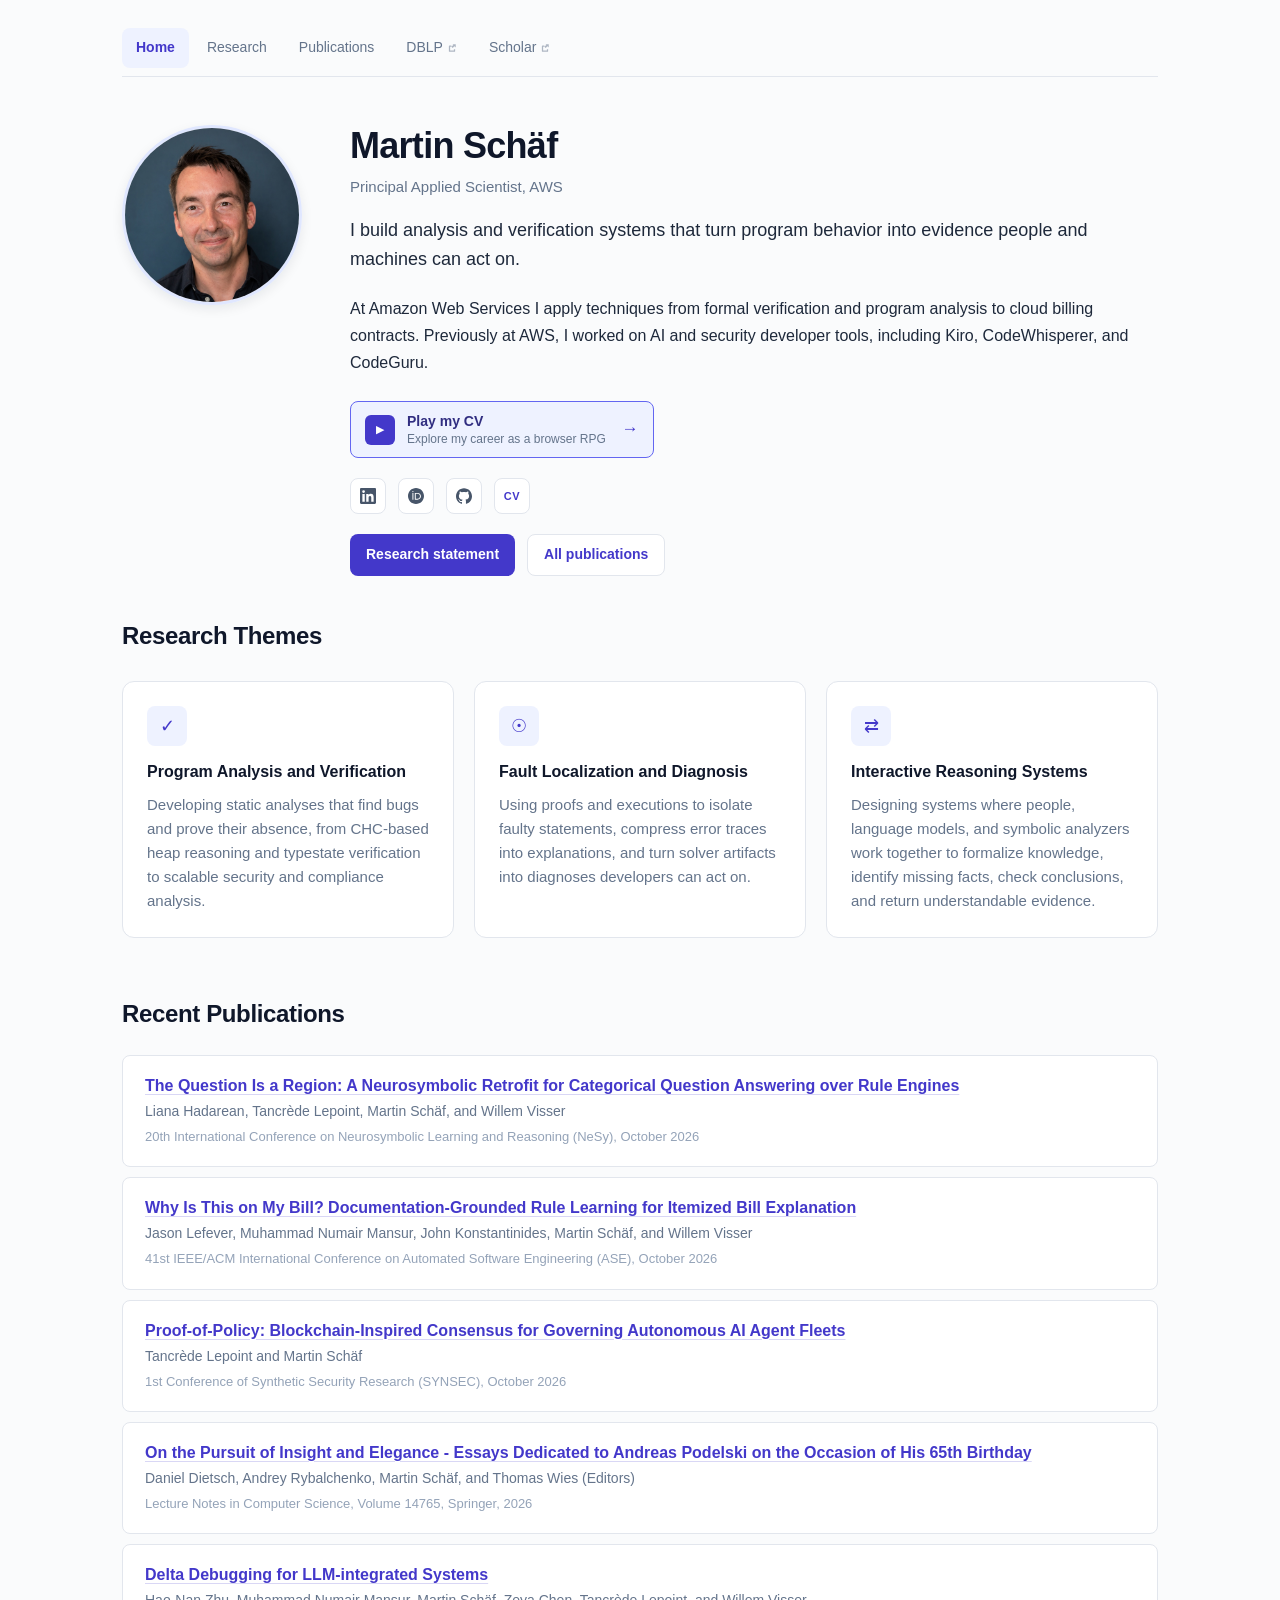
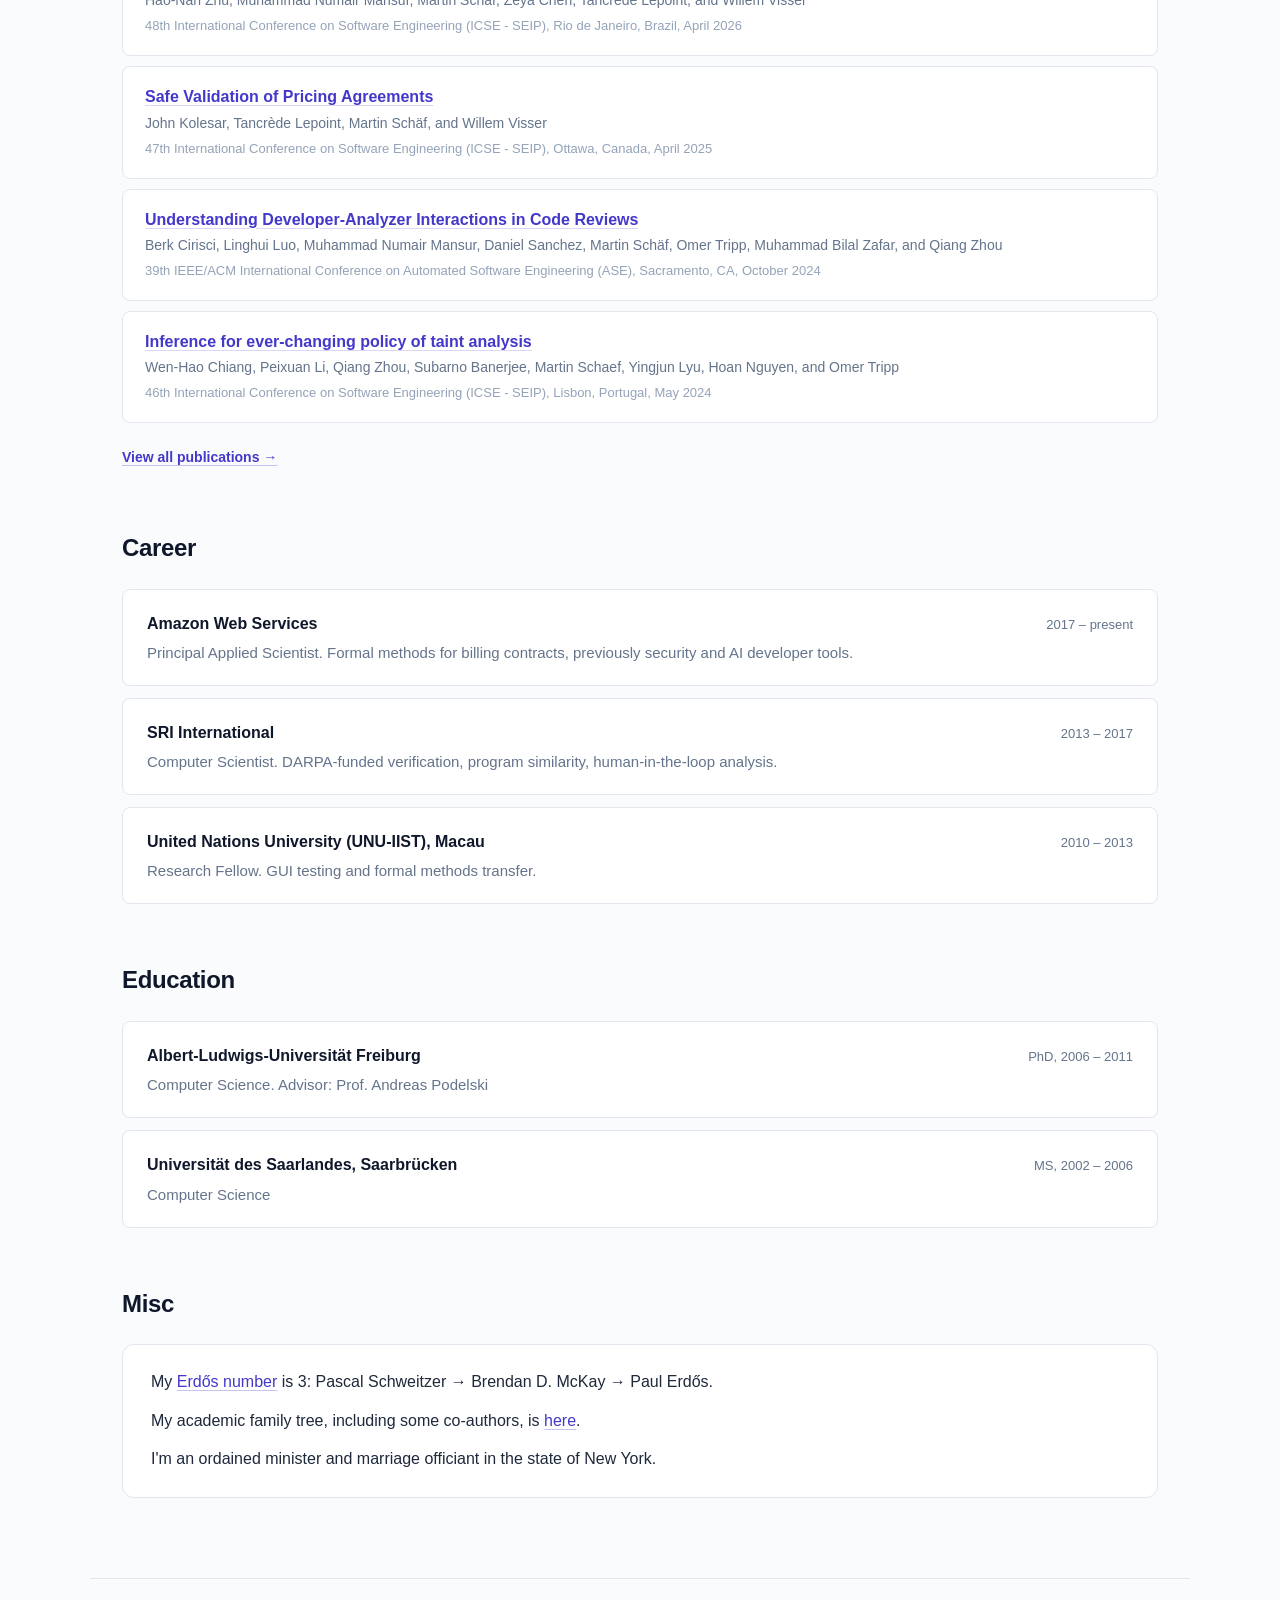
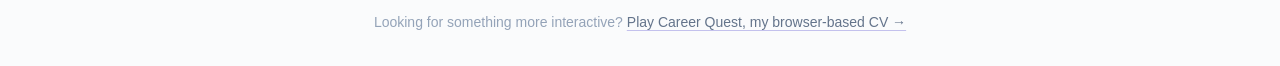
<file: index.html>
<!DOCTYPE html>
<html lang="en">
<head>
    <meta charset="UTF-8">
    <meta name="viewport" content="width=device-width, initial-scale=1.0">
    <title>Martin Schäf</title>
    <link rel="preconnect" href="https://rsms.me/">
    <link rel="stylesheet" href="https://rsms.me/inter/inter.css">
    <link rel="stylesheet" href="stylesheets/modern-style.css">
    <link rel="icon" type="image/png" href="favicon.png">
</head>
<body>

<a href="#main-content" class="skip-link">Skip to main content</a>

<header class="site-header">
    <nav aria-label="Main navigation">
        <a href="index.html" class="active">Home</a>
        <a href="research-vision.html">Research</a>
        <a href="pub.html">Publications</a>
        <a href="https://dblp.org/pid/41/7506.html" target="_blank" rel="noopener">DBLP</a>
        <a href="http://scholar.google.com/citations?user=WNktVKIAAAAJ&hl=en" target="_blank" rel="noopener">Scholar</a>
    </nav>
</header>

<section class="hero" aria-labelledby="home-name">
    <div class="hero-photo">
        <img src="images/new-me.jpg" alt="Martin Schäf" width="180" height="180">
    </div>
    <div class="hero-content">
        <h1 id="home-name">Martin Schäf</h1>
        <p class="tagline">Principal Applied Scientist, AWS</p>
        <p class="positioning">
            I build analysis and verification systems that turn program behavior into
            evidence people and machines can act on.
        </p>
        <p class="bio">
            At Amazon Web Services I apply techniques from formal verification and program
            analysis to cloud billing contracts. Previously at AWS, I worked on AI and
            security developer tools, including Kiro, CodeWhisperer, and CodeGuru.
        </p>
        <a href="/cv-game/" class="cv-game-callout">
            <span class="cv-game-icon" aria-hidden="true">&#9654;</span>
            <span class="cv-game-copy">
                <strong>Play my CV</strong>
                <small>Explore my career as a browser RPG</small>
            </span>
            <span class="cv-game-arrow" aria-hidden="true">&rarr;</span>
        </a>
        <div class="social-links">
            <a href="https://www.linkedin.com/pub/martin-sch%C3%A4f/11/655/505/en" target="_blank" rel="noopener" title="LinkedIn" aria-label="LinkedIn profile">
                <svg viewBox="0 0 24 24" aria-hidden="true"><path d="M20.447 20.452h-3.554v-5.569c0-1.328-.027-3.037-1.852-3.037-1.853 0-2.136 1.445-2.136 2.939v5.667H9.351V9h3.414v1.561h.046c.477-.9 1.637-1.85 3.37-1.85 3.601 0 4.267 2.37 4.267 5.455v6.286zM5.337 7.433a2.062 2.062 0 01-2.063-2.065 2.064 2.064 0 112.063 2.065zm1.782 13.019H3.555V9h3.564v11.452zM22.225 0H1.771C.792 0 0 .774 0 1.729v20.542C0 23.227.792 24 1.771 24h20.451C23.2 24 24 23.227 24 22.271V1.729C24 .774 23.2 0 22.222 0h.003z"/></svg>
            </a>
            <a href="https://orcid.org/0000-0002-6804-0178" target="_blank" rel="noopener" title="ORCID" aria-label="ORCID profile">
                <svg viewBox="0 0 24 24" aria-hidden="true"><path d="M12 0C5.372 0 0 5.372 0 12s5.372 12 12 12 12-5.372 12-12S18.628 0 12 0zM7.369 4.378c.525 0 .947.431.947.947s-.422.947-.947.947a.95.95 0 01-.947-.947c0-.525.422-.947.947-.947zm-.722 3.038h1.444v10.041H6.647V7.416zm3.562 0h3.9c3.712 0 5.344 2.653 5.344 5.025 0 2.578-2.016 5.025-5.325 5.025h-3.919V7.416zm1.444 1.303v7.444h2.297c3.272 0 4.022-2.484 4.022-3.722 0-1.847-1.303-3.722-3.978-3.722h-2.341z"/></svg>
            </a>
            <a href="https://github.com/martinschaef" target="_blank" rel="noopener" title="GitHub" aria-label="GitHub profile">
                <svg viewBox="0 0 24 24" aria-hidden="true"><path d="M12 .297c-6.63 0-12 5.373-12 12 0 5.303 3.438 9.8 8.205 11.385.6.113.82-.258.82-.577 0-.285-.01-1.04-.015-2.04-3.338.724-4.042-1.61-4.042-1.61C4.422 18.07 3.633 17.7 3.633 17.7c-1.087-.744.084-.729.084-.729 1.205.084 1.838 1.236 1.838 1.236 1.07 1.835 2.809 1.305 3.495.998.108-.776.417-1.305.76-1.605-2.665-.3-5.466-1.332-5.466-5.93 0-1.31.465-2.38 1.235-3.22-.135-.303-.54-1.523.105-3.176 0 0 1.005-.322 3.3 1.23.96-.267 1.98-.399 3-.405 1.02.006 2.04.138 3 .405 2.28-1.552 3.285-1.23 3.285-1.23.645 1.653.24 2.873.12 3.176.765.84 1.23 1.91 1.23 3.22 0 4.61-2.805 5.625-5.475 5.92.42.36.81 1.096.81 2.22 0 1.606-.015 2.896-.015 3.286 0 .315.21.69.825.57C20.565 22.092 24 17.592 24 12.297c0-6.627-5.373-12-12-12"/></svg>
            </a>
            <a href="https://github.com/martinschaef/martinschaef.github.io/releases/download/resume/cv_schaef.pdf" target="_blank" rel="noopener" title="Download CV" aria-label="Download CV" class="cv-link">CV</a>
        </div>
        <div class="cta-row">
            <a href="research-vision.html" class="cta cta-primary">Research statement</a>
            <a href="pub.html" class="cta cta-secondary">All publications</a>
        </div>
    </div>
</section>

<main id="main-content">

    <section aria-labelledby="research-heading">
        <h2 id="research-heading">Research Themes</h2>
        <div class="theme-cards">
            <div class="theme-card">
                <div class="card-icon" aria-hidden="true">&#x2713;</div>
                <h3>Program Analysis and Verification</h3>
                <p>
                    Developing static analyses that find bugs and prove their absence,
                    from CHC-based heap reasoning and typestate verification to scalable
                    security and compliance analysis.
                </p>
            </div>
            <div class="theme-card">
                <div class="card-icon" aria-hidden="true">&#x2609;</div>
                <h3>Fault Localization and Diagnosis</h3>
                <p>
                    Using proofs and executions to isolate faulty statements, compress
                    error traces into explanations, and turn solver artifacts into
                    diagnoses developers can act on.
                </p>
            </div>
            <div class="theme-card">
                <div class="card-icon" aria-hidden="true">&#x21C4;</div>
                <h3>Interactive Reasoning Systems</h3>
                <p>
                    Designing systems where people, language models, and symbolic
                    analyzers work together to formalize knowledge, identify missing
                    facts, check conclusions, and return understandable evidence.
                </p>
            </div>
        </div>
    </section>

    <section aria-labelledby="pubs-heading">
        <h2 id="pubs-heading">Recent Publications</h2>
        <ul id="recent-publications" class="pub-list" aria-live="polite"></ul>
        <p class="more-link"><a href="pub.html">View all publications &rarr;</a></p>
    </section>

    <section aria-labelledby="career-heading">
        <h2 id="career-heading">Career</h2>
        <div class="card">
            <div class="card-header">
                <strong>Amazon Web Services</strong>
                <span>2017 &ndash; present</span>
            </div>
            <p>Principal Applied Scientist. Formal methods for billing contracts, previously security and AI developer tools.</p>
        </div>
        <div class="card">
            <div class="card-header">
                <strong>SRI International</strong>
                <span>2013 &ndash; 2017</span>
            </div>
            <p>Computer Scientist. DARPA-funded verification, program similarity, human-in-the-loop analysis.</p>
        </div>
        <div class="card">
            <div class="card-header">
                <strong>United Nations University (UNU-IIST), Macau</strong>
                <span>2010 &ndash; 2013</span>
            </div>
            <p>Research Fellow. GUI testing and formal methods transfer.</p>
        </div>
    </section>

    <section aria-labelledby="edu-heading">
        <h2 id="edu-heading">Education</h2>
        <div class="card">
            <div class="card-header">
                <strong>Albert-Ludwigs-Universität Freiburg</strong>
                <span>PhD, 2006 &ndash; 2011</span>
            </div>
            <p>Computer Science. Advisor: Prof. Andreas Podelski</p>
        </div>
        <div class="card">
            <div class="card-header">
                <strong>Universität des Saarlandes, Saarbrücken</strong>
                <span>MS, 2002 &ndash; 2006</span>
            </div>
            <p>Computer Science</p>
        </div>
    </section>

    <section aria-labelledby="misc-heading">
        <h2 id="misc-heading">Misc</h2>
        <div class="misc-items">
            <p>My <a href="https://en.wikipedia.org/wiki/Erd%C5%91s_number" target="_blank" rel="noopener">Erdős number</a> is 3: Pascal Schweitzer &rarr; Brendan D. McKay &rarr; Paul Erdős.</p>
            <p>My academic family tree, including some co-authors, is <a href="papers/familytree.pdf" target="_blank" rel="noopener">here</a>.</p>
            <p>I'm an ordained minister and marriage officiant in the state of New York.</p>
        </div>
    </section>

</main>

<footer class="site-footer">
    <p>
        Looking for something more interactive?
        <a href="/cv-game/">Play Career Quest, my browser-based CV &rarr;</a>
    </p>
</footer>

<script>
    fetch('publications.json')
        .then(r => r.json())
        .then(pubs => {
            const cutoff = new Date().getFullYear() - 2;
            const recent = pubs.filter(p => p.year >= cutoff);
            const list = document.getElementById('recent-publications');
            if (recent.length === 0) {
                list.innerHTML = '<li>No recent publications found.</li>';
                return;
            }
            list.innerHTML = recent.map(p =>
                `<li>
                    ${p.url ? `<a href="${p.url}" target="_blank" rel="noopener" class="pub-title">${p.title}</a>` : `<span class="pub-title">${p.title}</span>`}
                    <span class="pub-authors">${p.authors}</span>
                    <span class="pub-venue">${p.venue}</span>
                </li>`
            ).join('');
        })
        .catch(e => console.error('Failed to load publications:', e));
</script>
</body>
</html>
</file>
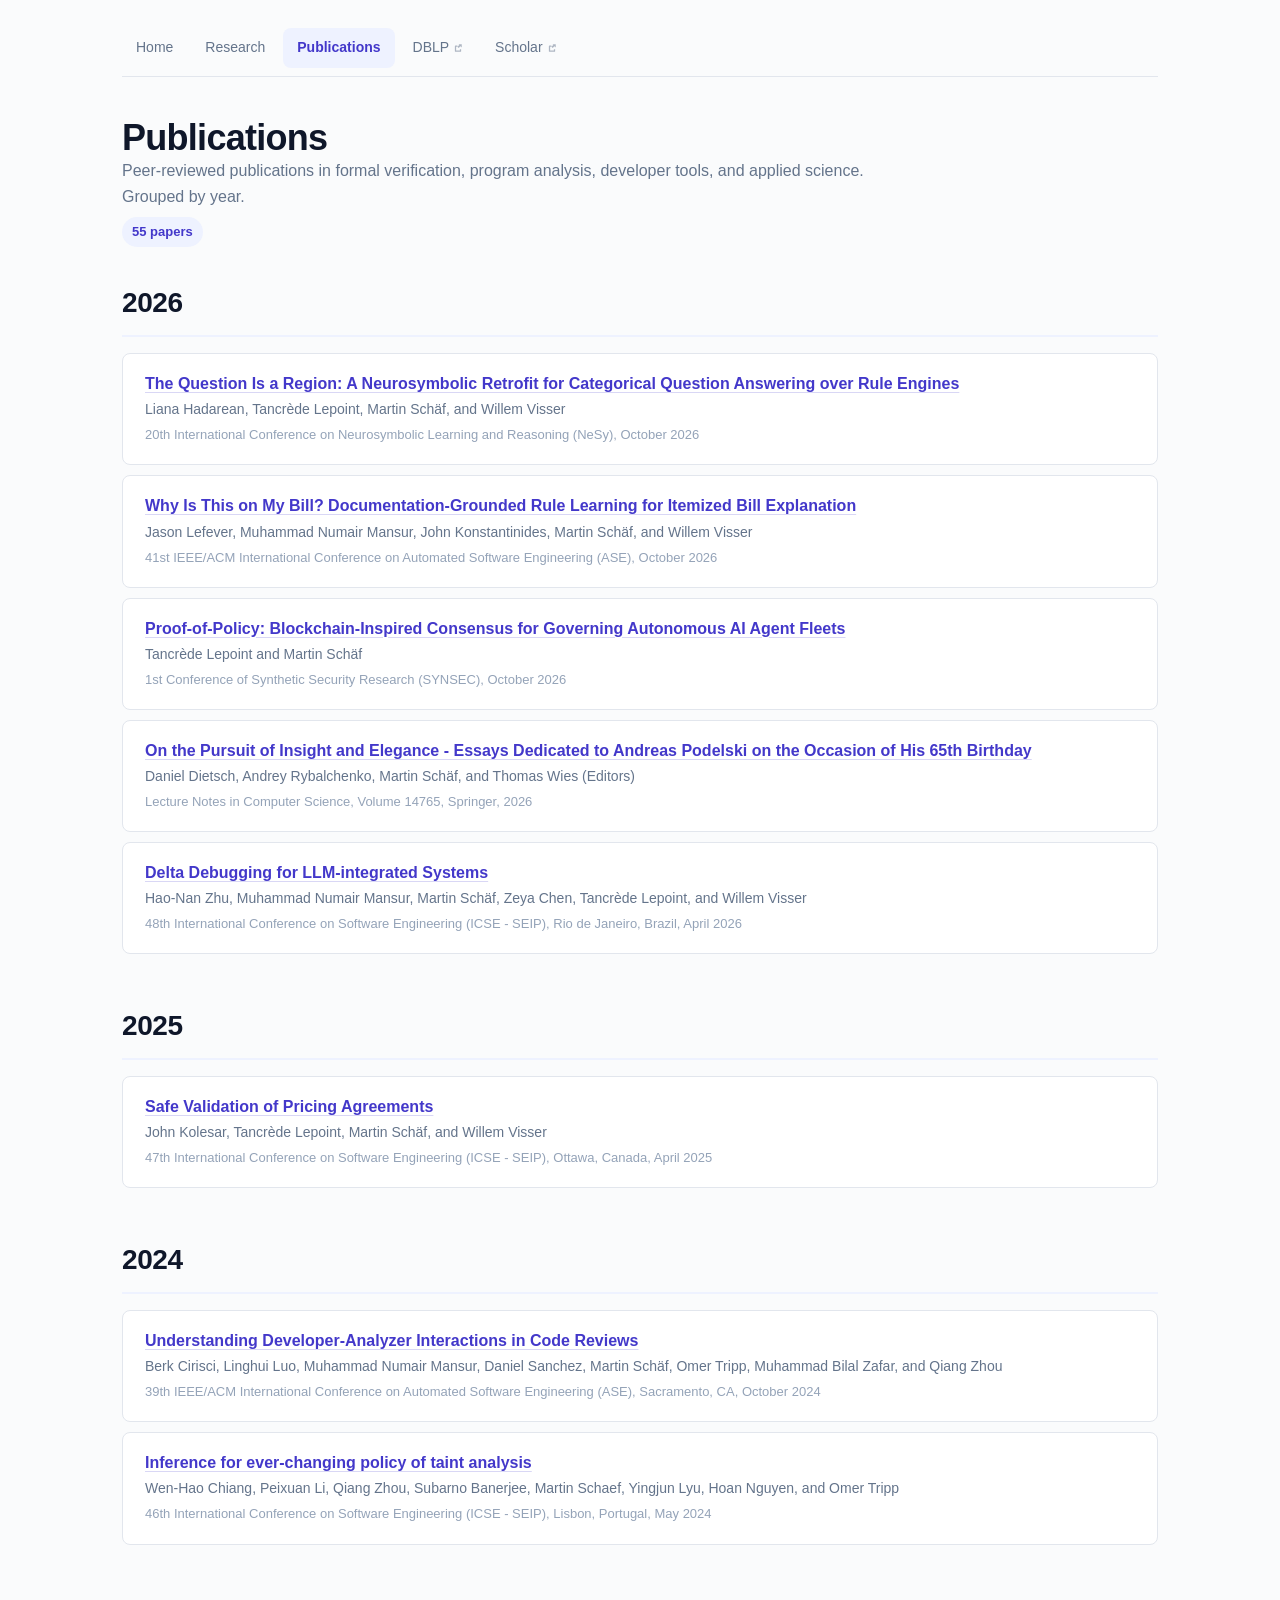
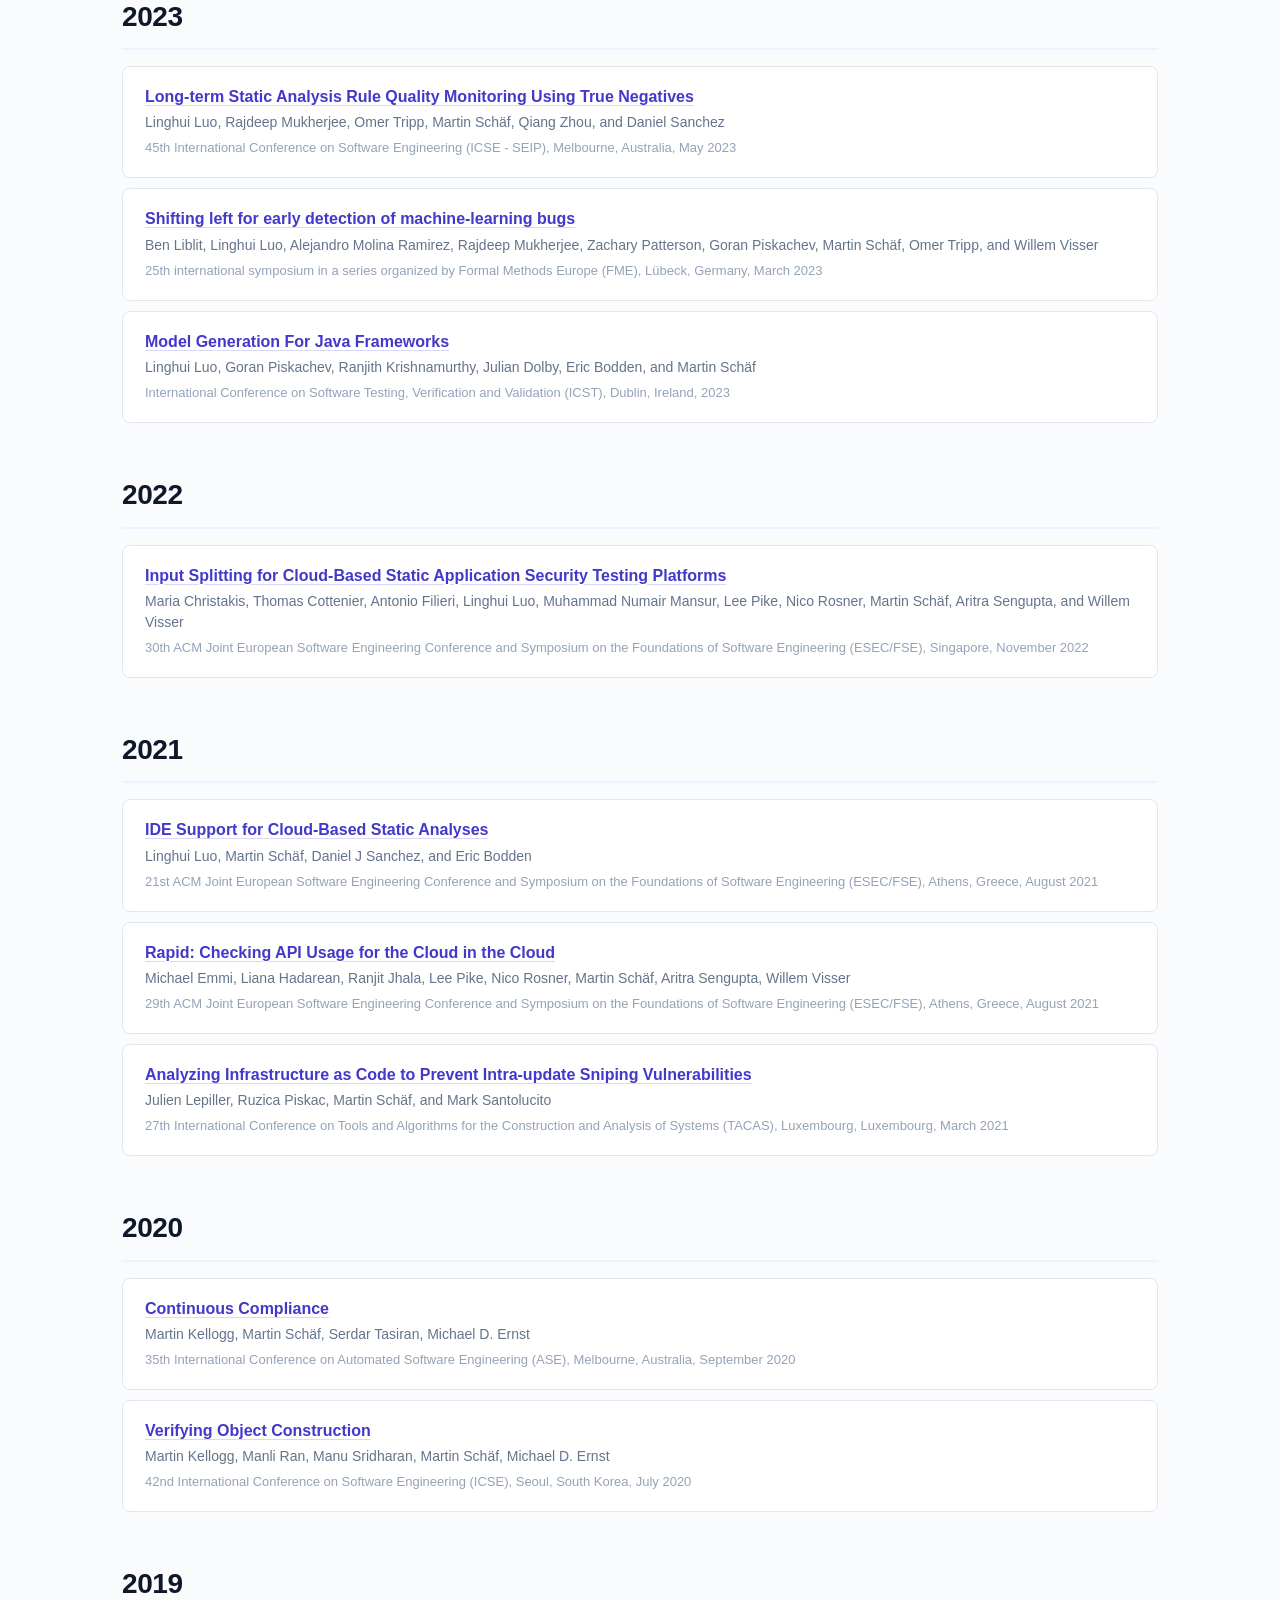
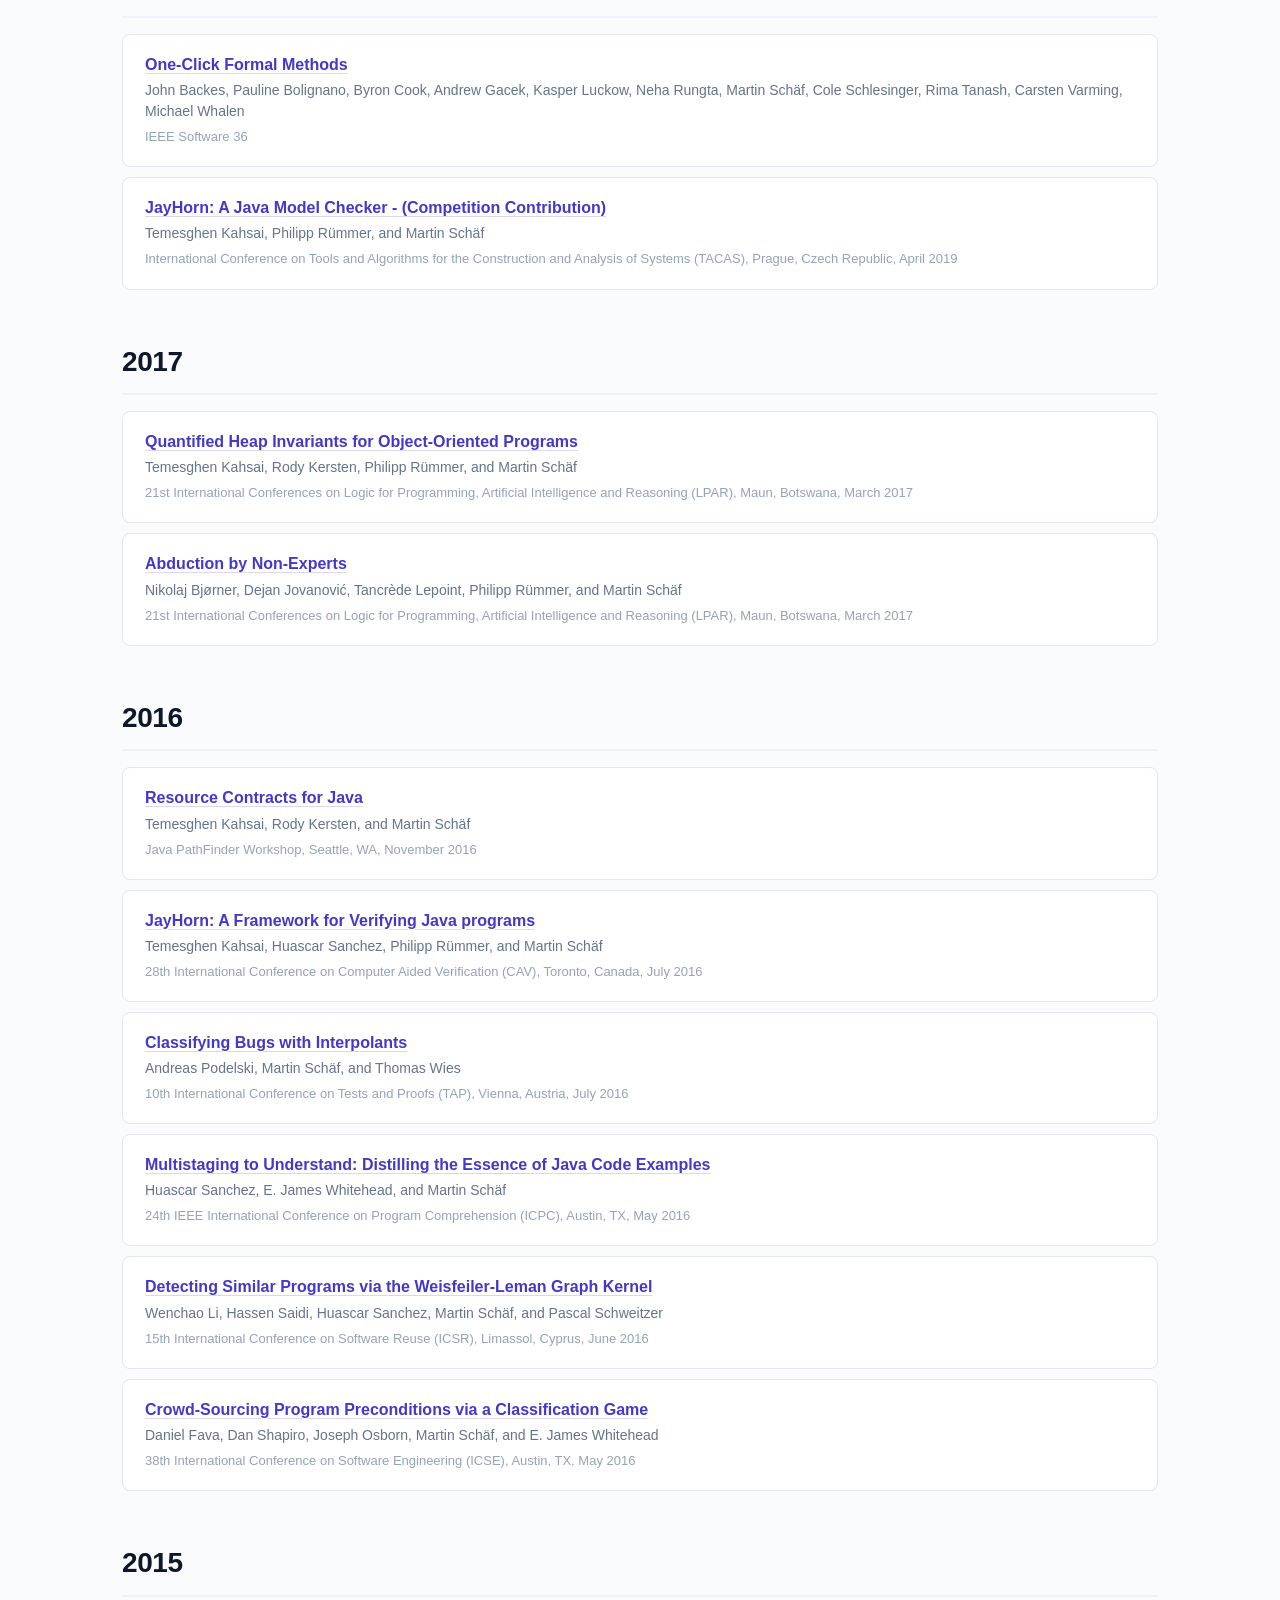
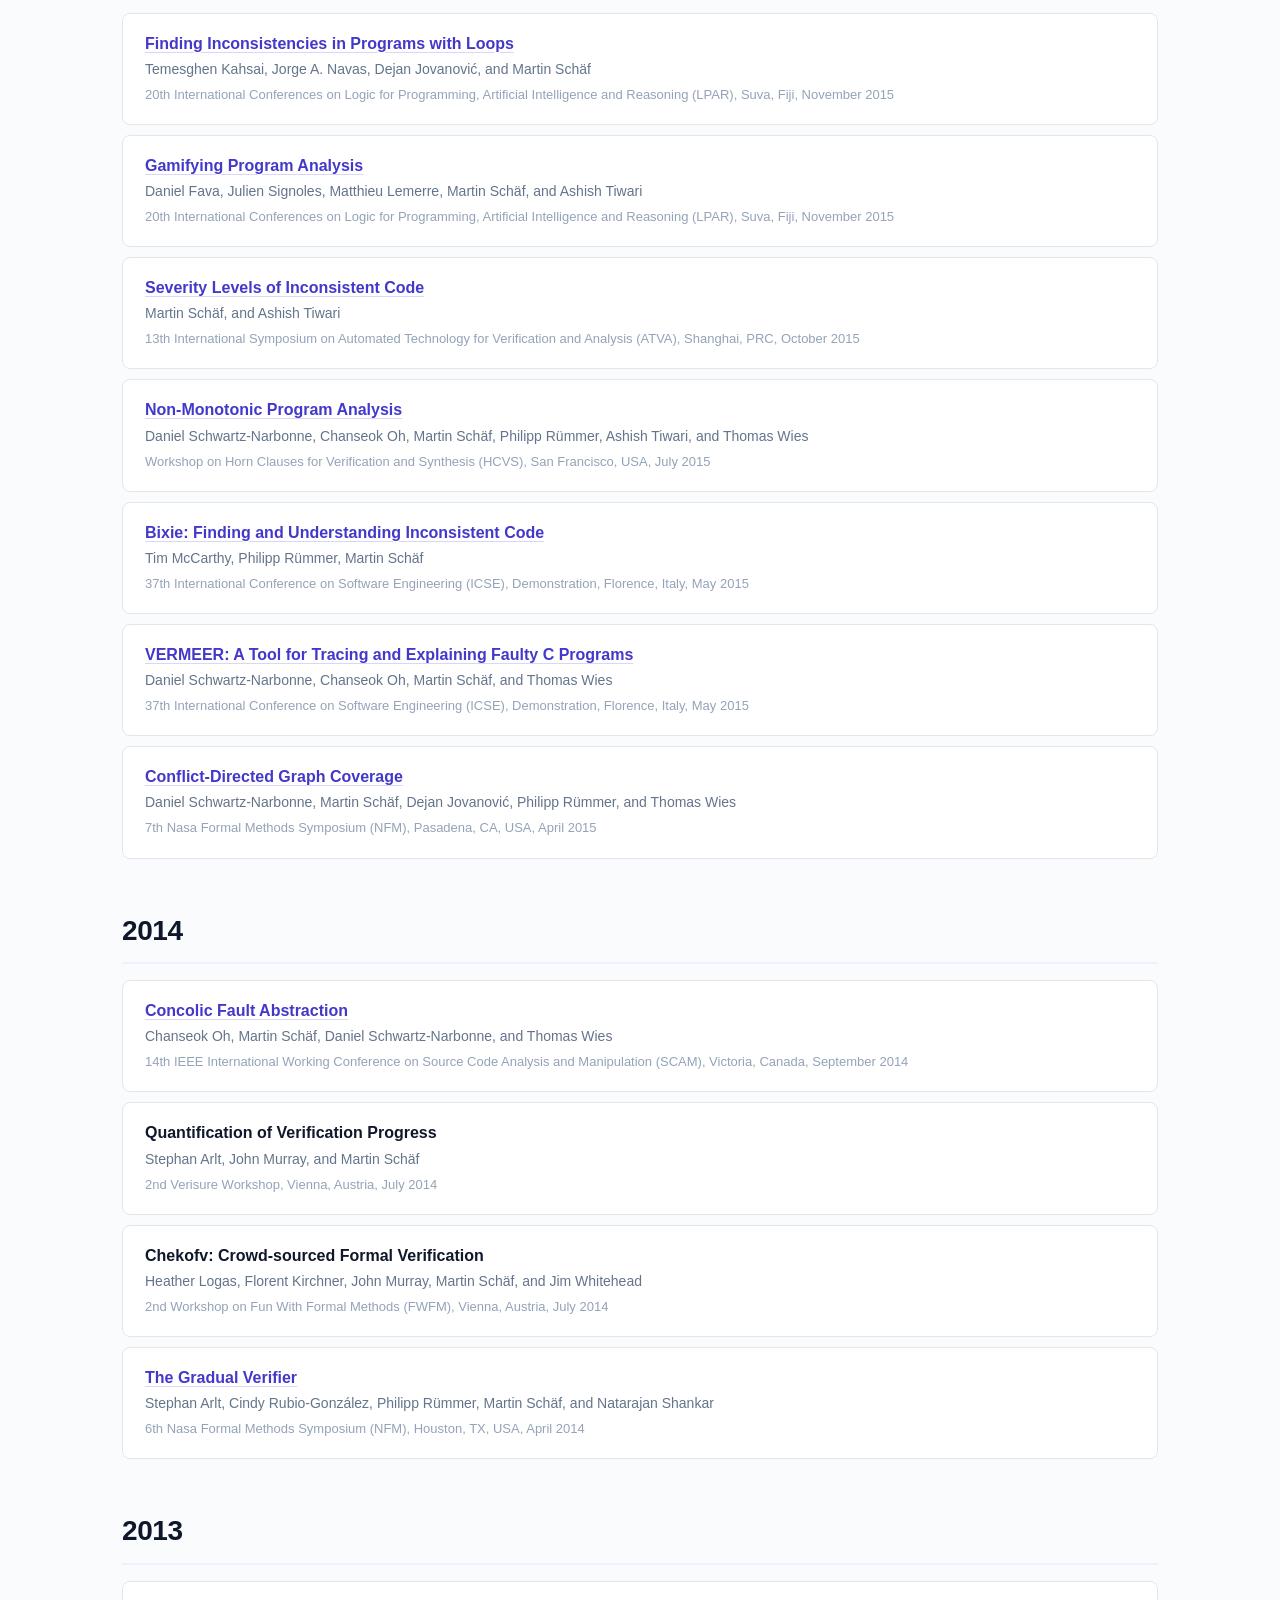
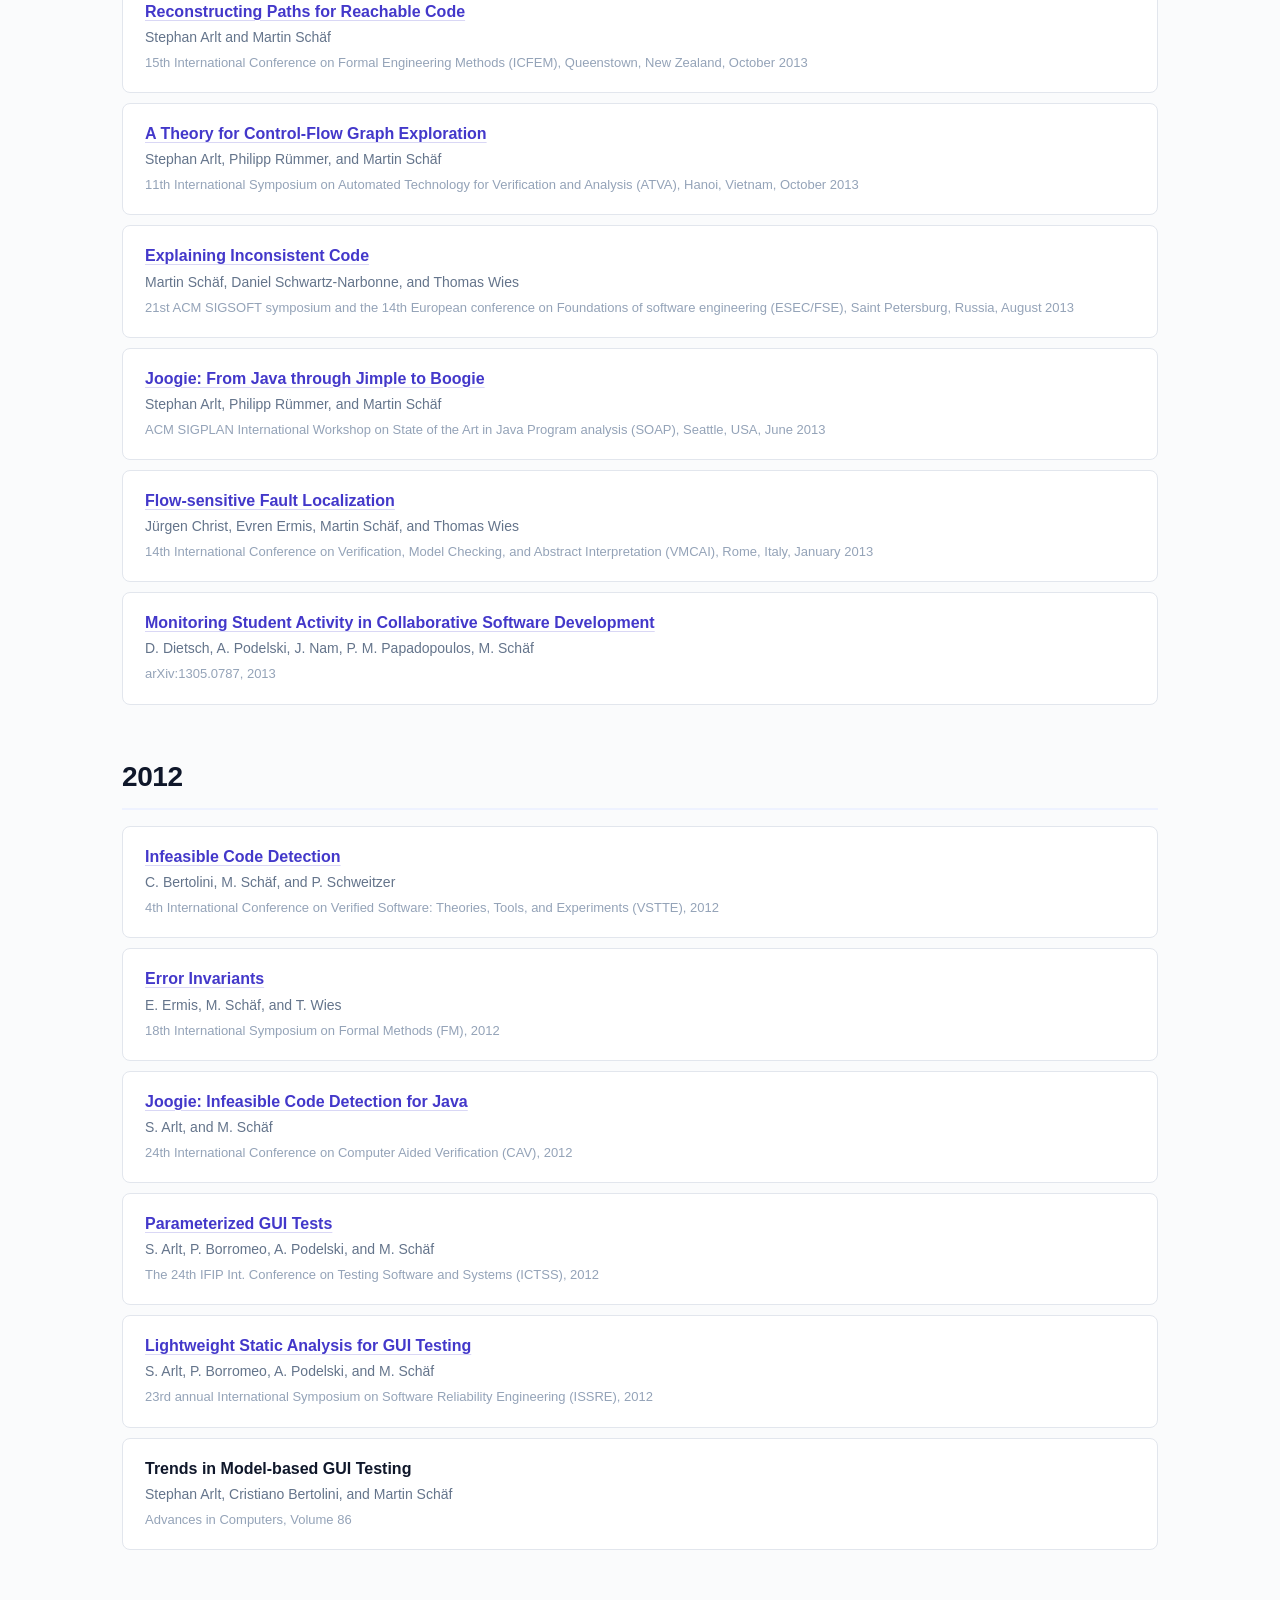
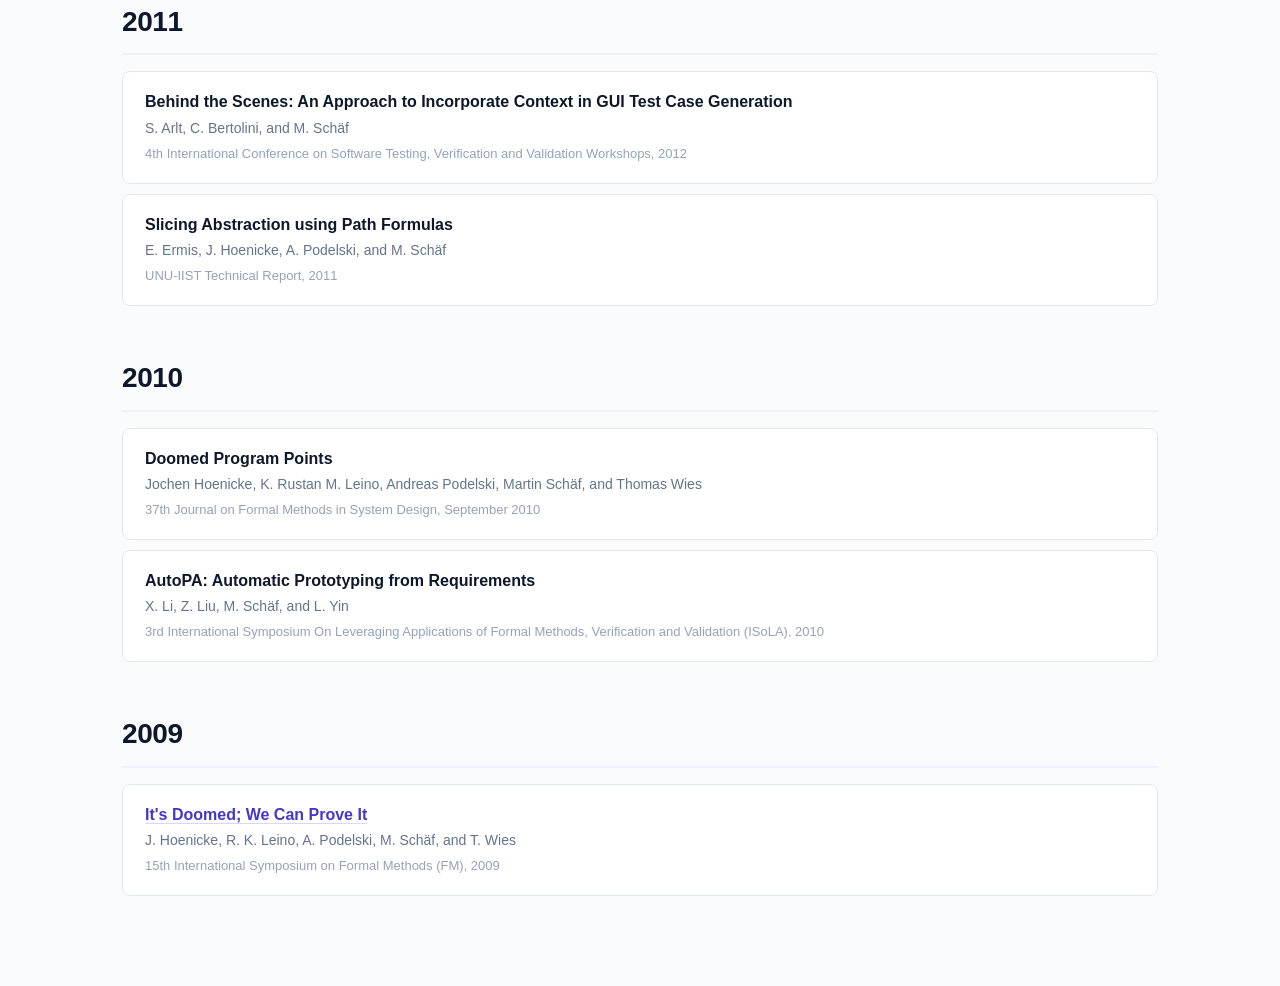
<file: pub.html>
<!DOCTYPE html>
<html lang="en">
<head>
    <meta charset="UTF-8">
    <meta name="viewport" content="width=device-width, initial-scale=1.0">
    <title>Martin Schäf · Publications</title>
    <link rel="preconnect" href="https://rsms.me/">
    <link rel="stylesheet" href="https://rsms.me/inter/inter.css">
    <link rel="stylesheet" href="stylesheets/modern-style.css">
    <link rel="icon" type="image/png" href="favicon.png">
</head>
<body>

<a href="#main-content" class="skip-link">Skip to main content</a>

<header class="site-header">
    <nav aria-label="Main navigation">
        <a href="index.html">Home</a>
        <a href="research-vision.html">Research</a>
        <a href="pub.html" class="active">Publications</a>
        <a href="https://dblp.org/pid/41/7506.html" target="_blank" rel="noopener">DBLP</a>
        <a href="http://scholar.google.com/citations?user=WNktVKIAAAAJ&hl=en" target="_blank" rel="noopener">Scholar</a>
    </nav>
</header>

<main id="main-content">

    <section aria-labelledby="pubs-page-heading">
        <h1 id="pubs-page-heading">Publications</h1>
        <div class="pub-intro">
            <p>
                Peer-reviewed publications in formal verification, program analysis,
                developer tools, and applied science. Grouped by year.
            </p>
            <span id="pub-count" class="pub-count" aria-live="polite"></span>
        </div>
        <div id="publications-list"></div>
    </section>

</main>

<script>
    fetch('publications.json')
        .then(r => r.json())
        .then(pubs => {
            // Show count
            document.getElementById('pub-count').textContent = pubs.length + ' papers';

            // Group by year
            const byYear = {};
            pubs.forEach(p => (byYear[p.year] = byYear[p.year] || []).push(p));

            document.getElementById('publications-list').innerHTML = Object.keys(byYear)
                .sort((a, b) => b - a)
                .map(y => `
                    <h2 class="year-heading">${y}</h2>
                    <ul class="pub-list">${byYear[y].map(p =>
                        `<li>
                            ${p.url ? `<a href="${p.url}" target="_blank" rel="noopener" class="pub-title">${p.title}</a>` : `<span class="pub-title">${p.title}</span>`}
                            <span class="pub-authors">${p.authors}</span>
                            <span class="pub-venue">${p.venue}</span>
                        </li>`
                    ).join('')}</ul>
                `).join('');
        })
        .catch(e => console.error('Failed to load publications:', e));
</script>
</body>
</html>
</file>
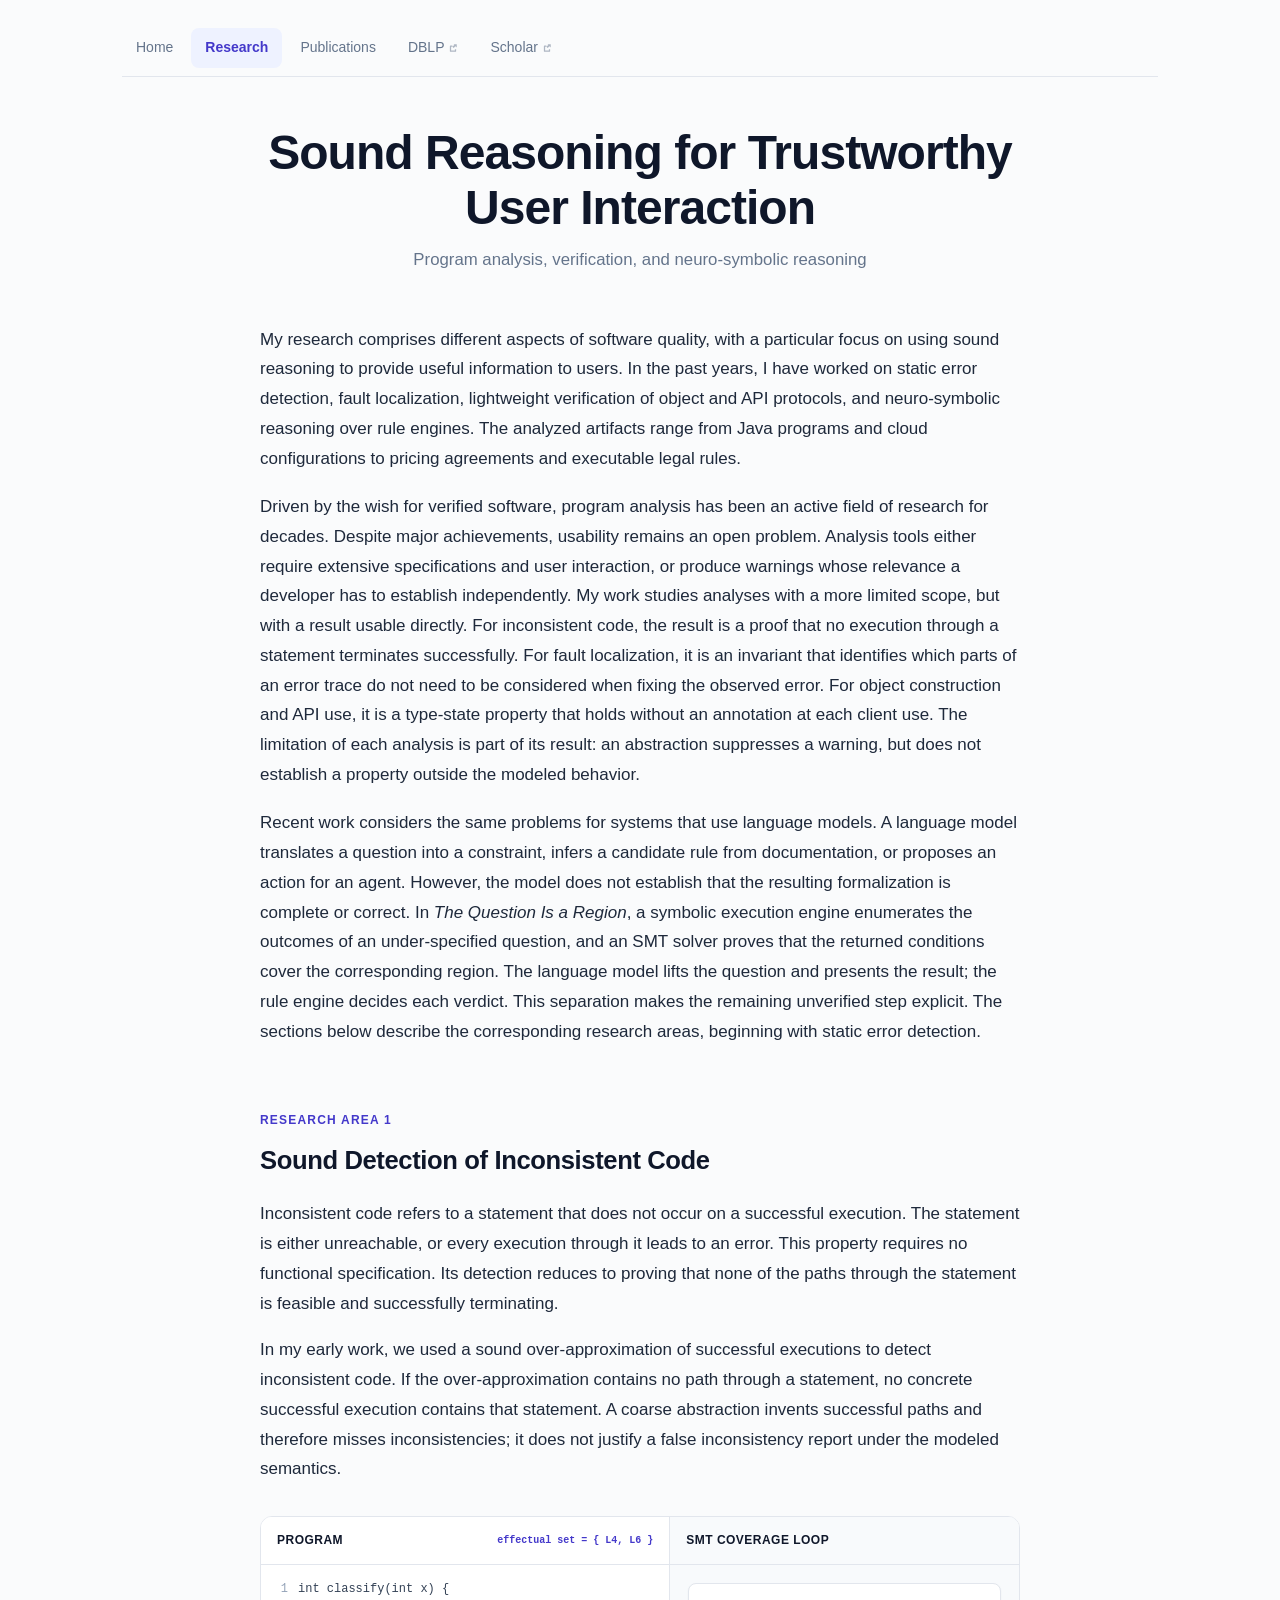
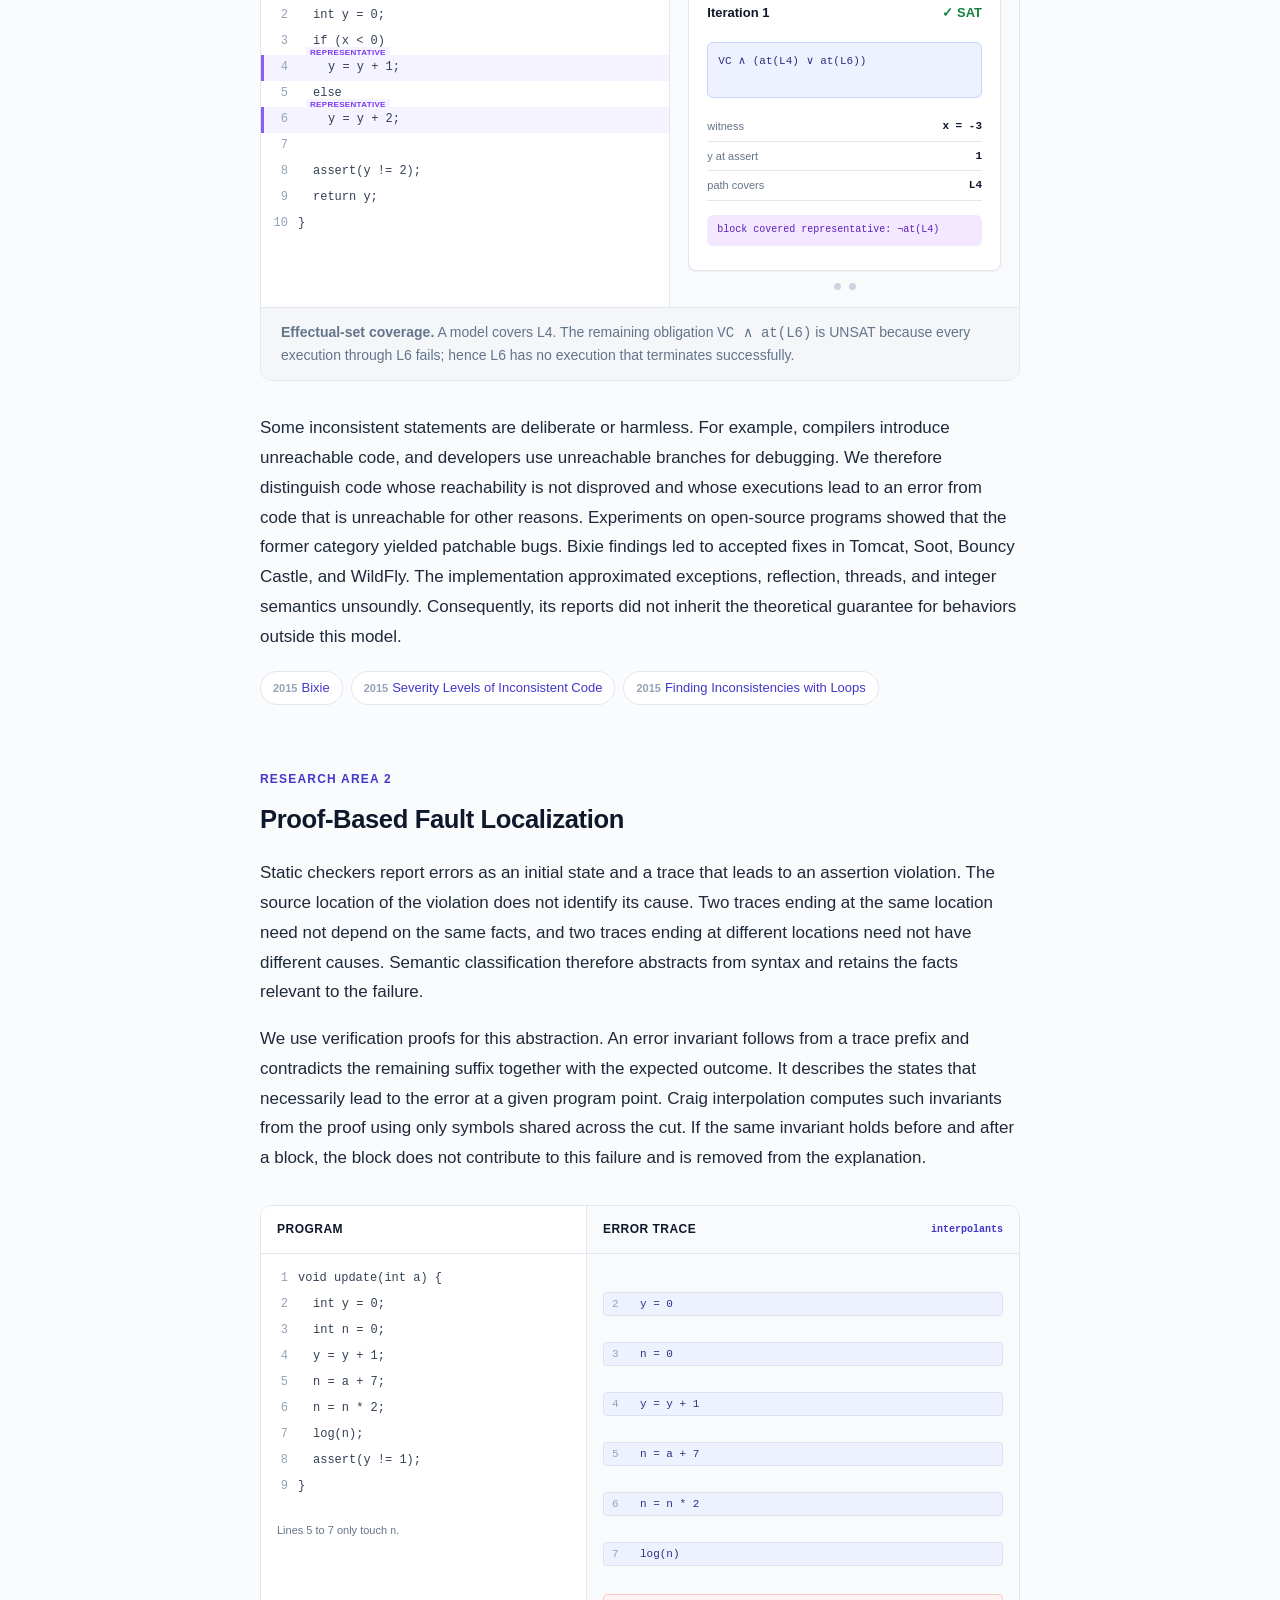
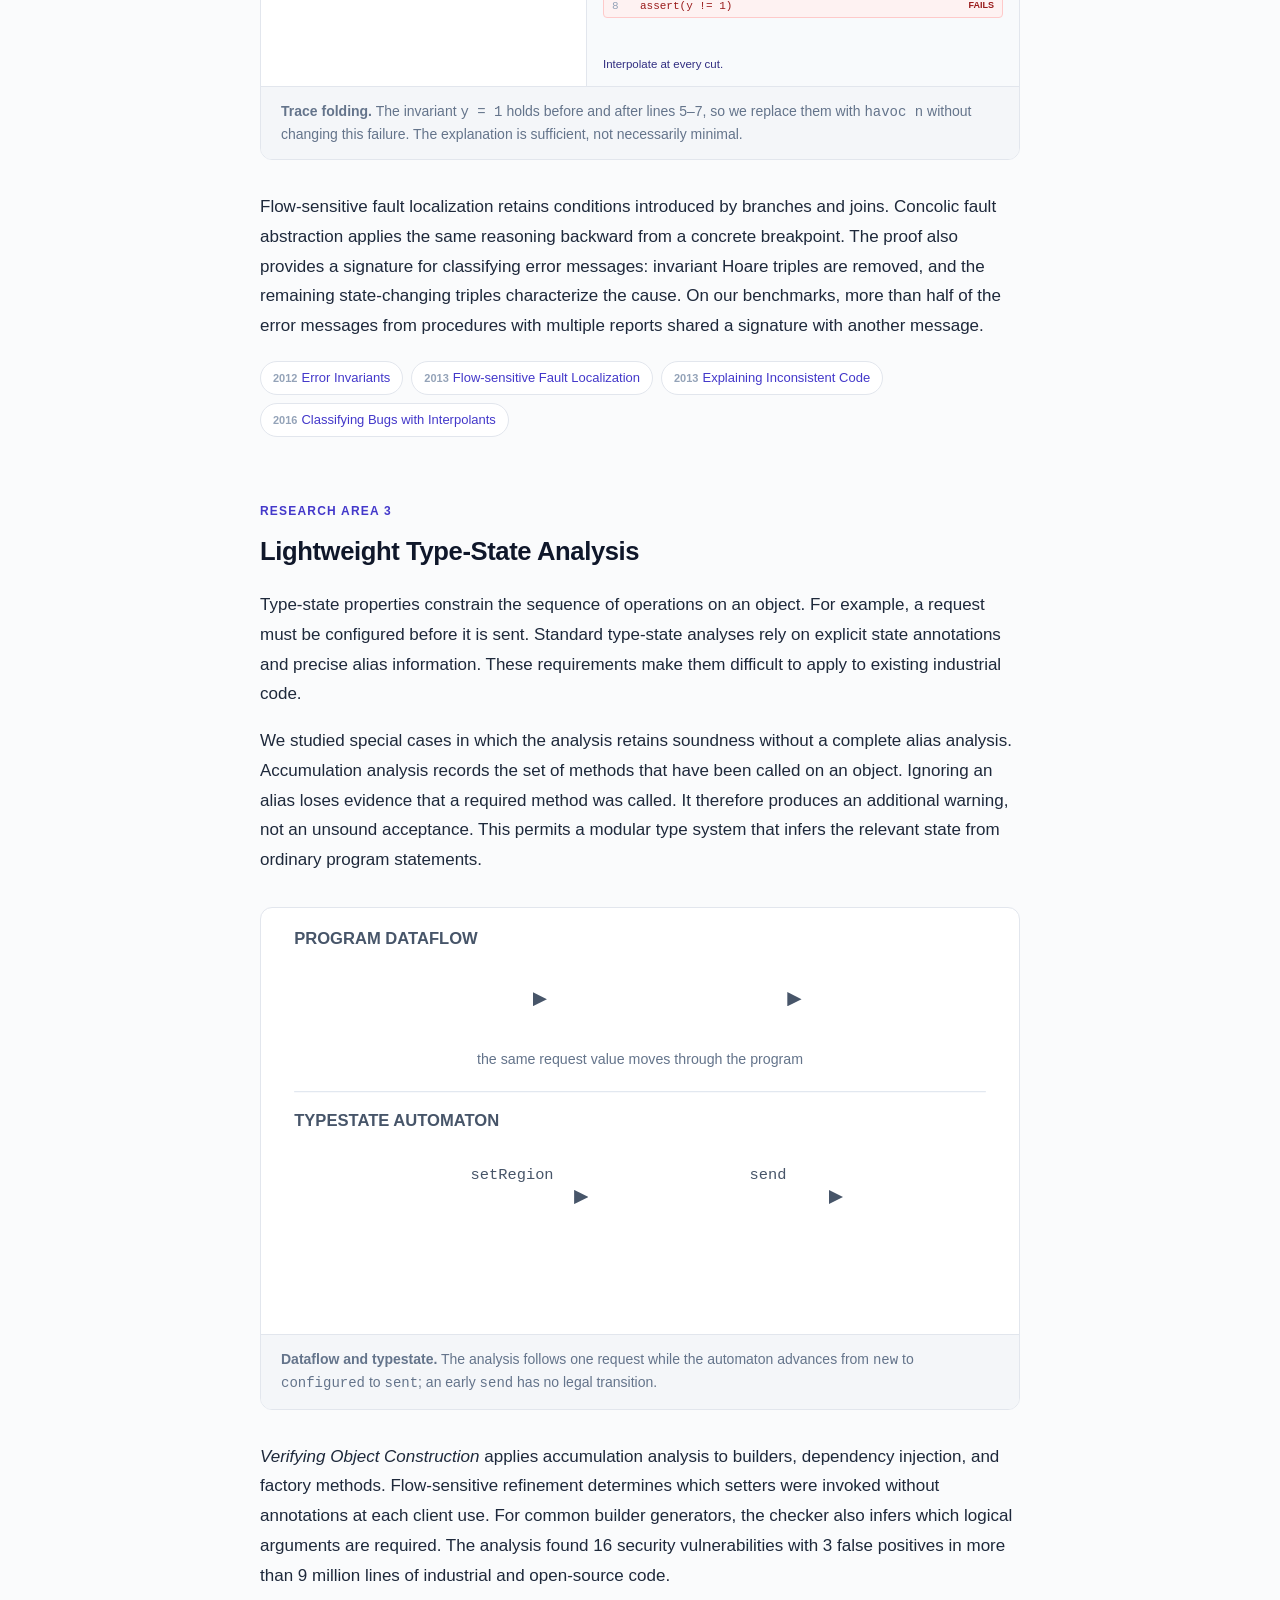
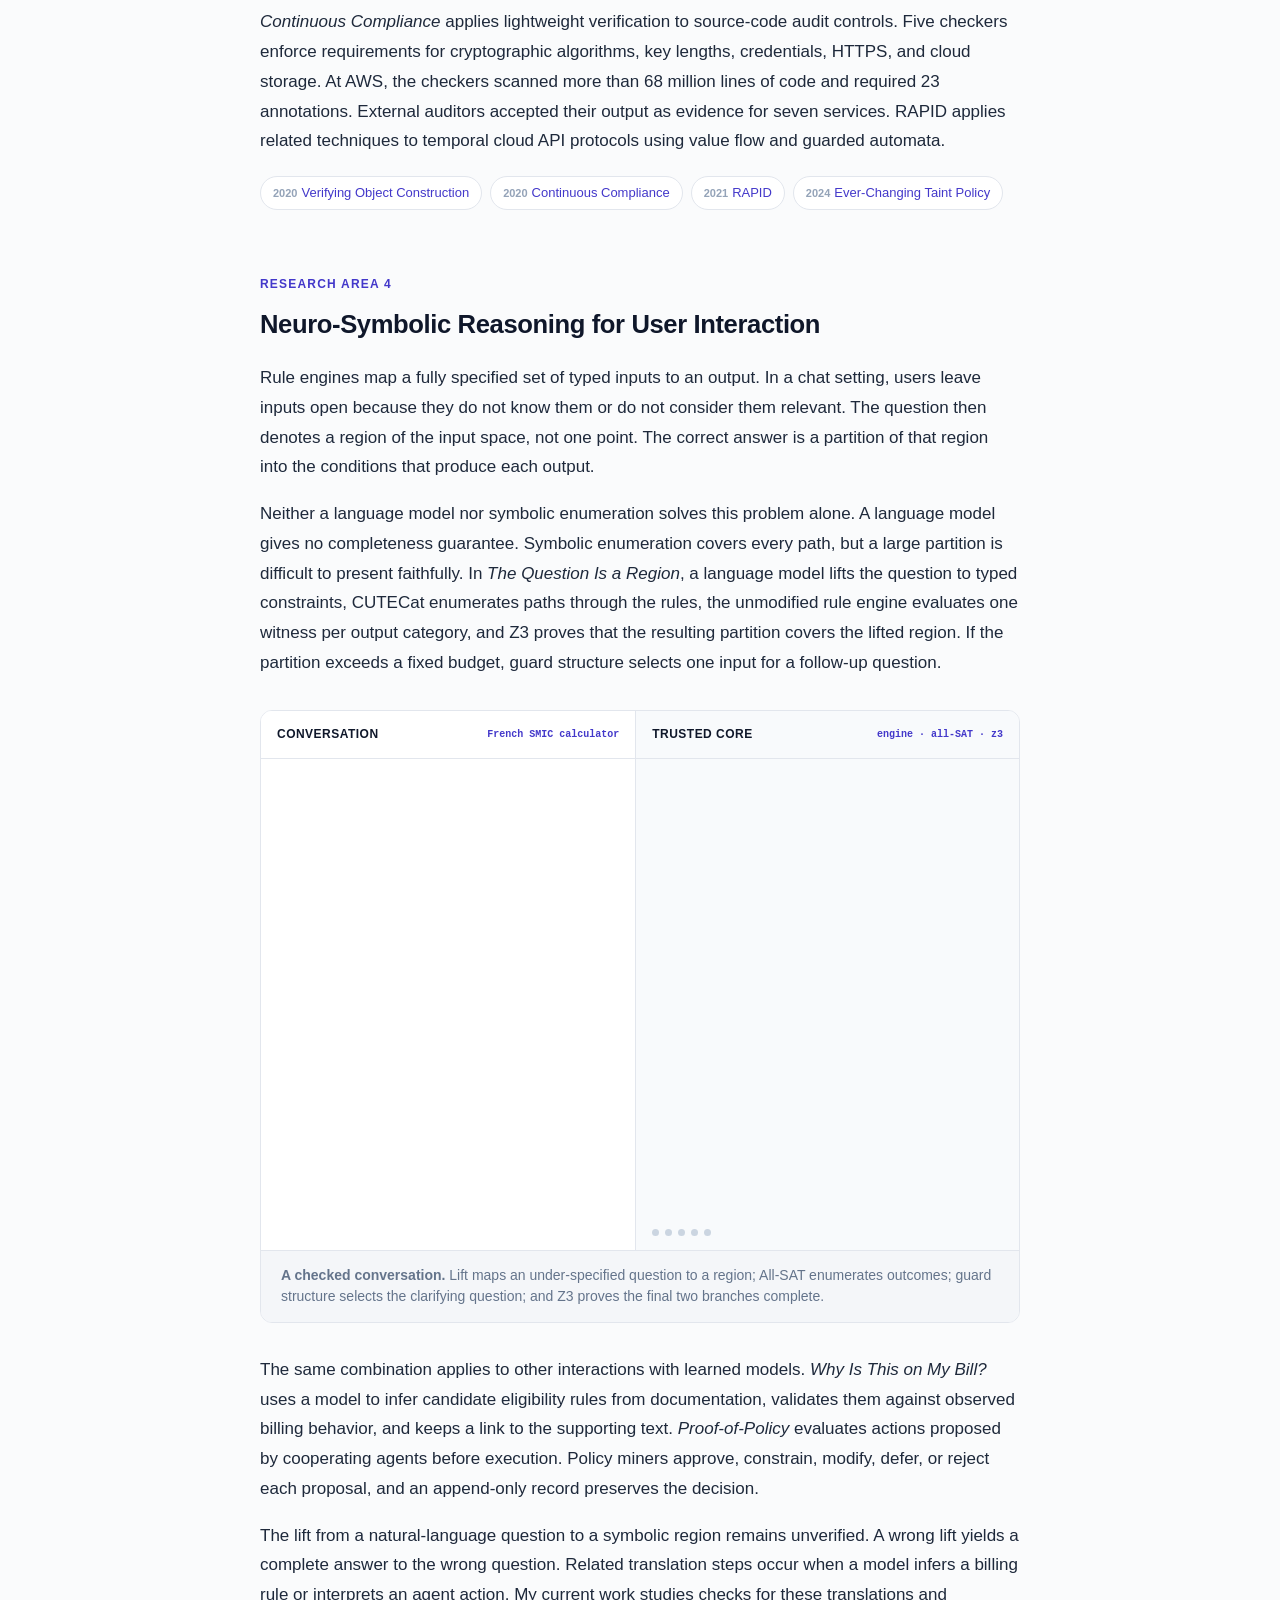
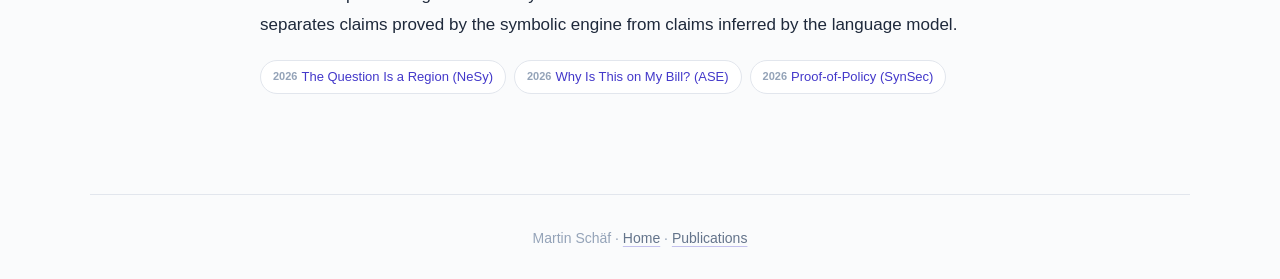
<file: research-vision.html>
<!DOCTYPE html>
<html lang="en">
<head>
<meta charset="UTF-8">
<meta name="viewport" content="width=device-width, initial-scale=1.0">
<title>Sound Reasoning for Trustworthy User Interaction · Martin Schäf</title>
<link rel="preconnect" href="https://rsms.me/">
<link rel="stylesheet" href="https://rsms.me/inter/inter.css">
<link rel="stylesheet" href="stylesheets/modern-style.css">
<link rel="icon" type="image/png" href="favicon.png">
</head>
<body>

<a href="#main-content" class="skip-link">Skip to main content</a>

<header class="site-header">
    <nav aria-label="Main navigation">
        <a href="index.html">Home</a>
        <a href="research-vision.html" class="active">Research</a>
        <a href="pub.html">Publications</a>
        <a href="https://dblp.org/pid/41/7506.html" target="_blank" rel="noopener">DBLP</a>
        <a href="http://scholar.google.com/citations?user=WNktVKIAAAAJ&amp;hl=en" target="_blank" rel="noopener">Scholar</a>
    </nav>
</header>

<main id="main-content">

<div class="research-header">
    <h1>Sound Reasoning for Trustworthy User Interaction</h1>
    <p class="subtitle">Program analysis, verification, and neuro-symbolic reasoning</p>
</div>

<section class="overture" aria-labelledby="overture-heading">
    <h2 id="overture-heading" class="visually-hidden">Research vision</h2>
    <p>
        My research comprises different aspects of software quality, with a particular
        focus on using sound reasoning to provide useful information to users. In the
        past years, I have worked on static error detection, fault localization,
        lightweight verification of object and API protocols, and neuro-symbolic
        reasoning over rule engines. The analyzed artifacts range from Java programs
        and cloud configurations to pricing agreements and executable legal rules.
    </p>
    <p>
        Driven by the wish for verified software, program analysis has been an active
        field of research for decades. Despite major achievements, usability remains an
        open problem. Analysis tools either require extensive specifications and user
        interaction, or produce warnings whose relevance a developer has to establish
        independently. My work studies analyses with a more limited scope, but with a
        result usable directly. For inconsistent code, the result is a proof
        that no execution through a statement terminates successfully. For fault
        localization, it is an invariant that identifies which parts of an error trace
        do not need to be considered when fixing the observed error. For object
        construction and API use, it is a type-state property that holds without an
        annotation at each client use. The limitation of each analysis is part of its
        result: an abstraction suppresses a warning, but does not establish a
        property outside the modeled behavior.
    </p>
    <p>
        Recent work considers the same problems for systems that use language models.
        A language model translates a question into a constraint, infers a candidate
        rule from documentation, or proposes an action for an agent. However, the model
        does not establish that the resulting formalization is complete or correct. In
        <em>The Question Is a Region</em>, a symbolic execution engine enumerates the
        outcomes of an under-specified question, and an SMT solver proves that the
        returned conditions cover the corresponding region. The language model lifts
        the question and presents the result; the rule engine decides each verdict.
        This separation makes the remaining unverified step explicit. The sections below
        describe the corresponding research areas, beginning with static error detection.
    </p>
</section>

<section class="chapter" aria-labelledby="guaranteed-bugs-heading">
    <div class="chapter-label">Research area 1</div>
    <h2 id="guaranteed-bugs-heading">Sound Detection of Inconsistent Code</h2>
    <p>
        Inconsistent code refers to a statement that does not occur on a successful
        execution. The statement is either unreachable, or every execution through it
        leads to an error. This property requires no functional specification. Its
        detection reduces to proving that none of the paths through the statement is
        feasible and successfully terminating.
    </p>
    <p>
        In my early work, we used a sound over-approximation of successful executions to
        detect inconsistent code. If the over-approximation contains no path through a
        statement, no concrete successful execution contains that statement. A coarse
        abstraction invents successful paths and therefore misses inconsistencies; it
        does not justify a false inconsistency report under the modeled semantics.
    </p>

<figure class="figure-container coverage-figure" role="img" aria-labelledby="fig-cfg-caption">
        <div class="coverage-animation" aria-hidden="true">
            <div class="coverage-code-panel">
                <div class="coverage-panel-heading">
                    <span>Program</span>
                    <span class="coverage-set-label">effectual set = { L4, L6 }</span>
                </div>
                <ol class="coverage-code-list">
                    <li><span class="line-number">1</span><code>int classify(int x) {</code></li>
                    <li><span class="line-number">2</span><code><span class="code-indent">int y = 0;</span></code></li>
                    <li><span class="line-number">3</span><code><span class="code-indent">if (x &lt; 0)</span></code></li>
                    <li class="coverage-target coverage-target-a">
                        <span class="line-number">4</span><code><span class="code-indent-2">y = y + 1;</span></code>
                        <span class="coverage-result coverage-result-a">✓ x = -3</span>
                    </li>
                    <li><span class="line-number">5</span><code><span class="code-indent">else</span></code></li>
                    <li class="coverage-target coverage-target-b">
                        <span class="line-number">6</span><code><span class="code-indent-2">y = y + 2;</span></code>
                        <span class="coverage-result coverage-result-b">× UNSAT</span>
                    </li>
                    <li><span class="line-number">7</span><code>&nbsp;</code></li>
                    <li><span class="line-number">8</span><code><span class="code-indent">assert(y != 2);</span></code></li>
                    <li><span class="line-number">9</span><code><span class="code-indent">return y;</span></code></li>
                    <li><span class="line-number">10</span><code>}</code></li>
                </ol>
            </div>

            <div class="coverage-solver-panel">
                <div class="coverage-panel-heading">SMT coverage loop</div>
                <div class="coverage-iterations">
                    <div class="coverage-iteration coverage-iteration-1">
                        <div class="coverage-iteration-head">
                            <span>Iteration 1</span><strong class="solver-sat">✓ SAT</strong>
                        </div>
                        <code class="coverage-query">VC ∧ (at(L4) ∨ at(L6))</code>
                        <dl>
                            <div><dt>witness</dt><dd>x = -3</dd></div>
                            <div><dt>y at assert</dt><dd>1</dd></div>
                            <div><dt>path covers</dt><dd>L4</dd></div>
                        </dl>
                        <p class="coverage-block">block covered representative: ¬at(L4)</p>
                    </div>
                    <div class="coverage-iteration coverage-iteration-2">
                        <div class="coverage-iteration-head">
                            <span>Iteration 2</span><strong class="solver-unsat">× UNSAT</strong>
                        </div>
                        <code class="coverage-query">VC ∧ at(L6)</code>
                        <dl>
                            <div><dt>witness</dt><dd>none</dd></div>
                            <div><dt>y at assert</dt><dd>2</dd></div>
                            <div><dt>uncovered</dt><dd>L6</dd></div>
                        </dl>
                        <p class="coverage-conclusion">Every execution through L6 fails the assertion.</p>
                    </div>
                </div>
                <div class="coverage-progress" aria-hidden="true">
                    <span></span><span></span>
                </div>
            </div>
        </div>
        <figcaption id="fig-cfg-caption">
            <strong>Effectual-set coverage.</strong> A model covers L4. The remaining
            obligation <code>VC ∧ at(L6)</code> is UNSAT because every execution through
            L6 fails; hence L6 has no execution that terminates successfully.
        </figcaption>
    </figure>

    <p>
        Some inconsistent statements are deliberate or harmless. For example, compilers
        introduce unreachable code, and developers use unreachable branches for
        debugging. We therefore distinguish code whose reachability is not disproved and whose
        executions lead to an error from code that is unreachable for other reasons.
        Experiments on open-source programs showed that the former category yielded
        patchable bugs. Bixie findings led to accepted fixes in Tomcat, Soot, Bouncy
        Castle, and WildFly. The implementation approximated exceptions, reflection,
        threads, and integer semantics unsoundly. Consequently, its reports did not
        inherit the theoretical guarantee for behaviors outside this model.
    </p>

    <div class="paper-chips">
        <a href="papers/bixie_tool.pdf" target="_blank" rel="noopener" class="paper-chip"><span class="chip-year">2015</span> Bixie</a>
        <a href="papers/atva15.pdf" target="_blank" rel="noopener" class="paper-chip"><span class="chip-year">2015</span> Severity Levels of Inconsistent Code</a>
        <a href="papers/lpar15_01.pdf" target="_blank" rel="noopener" class="paper-chip"><span class="chip-year">2015</span> Finding Inconsistencies with Loops</a>
    </div>
</section>

<section class="chapter" aria-labelledby="explanations-heading">
    <div class="chapter-label">Research area 2</div>
    <h2 id="explanations-heading">Proof-Based Fault Localization</h2>
    <p>
        Static checkers report errors as an initial state and a trace that leads to an
        assertion violation. The source location of the violation does not identify its
        cause. Two traces ending at the same location need not depend on the same facts,
        and two traces ending at different locations need not have different causes.
        Semantic classification therefore abstracts from syntax and retains the facts
        relevant to the failure.
    </p>
    <p>
        We use verification proofs for this abstraction. An error invariant follows from
        a trace prefix and contradicts the remaining suffix together with the expected
        outcome. It describes the states that necessarily lead to the error at a given
        program point. Craig interpolation computes such invariants from the proof using
        only symbols shared across the cut. If the same invariant holds before and after
        a block, the block does not contribute to this failure and is removed from the
        explanation.
    </p>

<figure class="figure-container trace-figure" aria-labelledby="fig-interp-caption">
        <div class="trace-animation" aria-hidden="true">
            <div class="trace-program">
                <div class="coverage-panel-heading"><span>Program</span></div>
                <ol class="coverage-code-list">
                    <li><span class="line-number">1</span><code>void update(int a) {</code></li>
                    <li><span class="line-number">2</span><code><span class="code-indent">int y = 0;</span></code></li>
                    <li><span class="line-number">3</span><code><span class="code-indent">int n = 0;</span></code></li>
                    <li><span class="line-number">4</span><code><span class="code-indent">y = y + 1;</span></code></li>
                    <li class="pl-irrelevant"><span class="line-number">5</span><code><span class="code-indent">n = a + 7;</span></code></li>
                    <li class="pl-irrelevant"><span class="line-number">6</span><code><span class="code-indent">n = n * 2;</span></code></li>
                    <li class="pl-irrelevant"><span class="line-number">7</span><code><span class="code-indent">log(n);</span></code></li>
                    <li><span class="line-number">8</span><code><span class="code-indent">assert(y != 1);</span></code></li>
                    <li><span class="line-number">9</span><code>}</code></li>
                </ol>
                <p class="trace-program-note">Lines 5 to 7 only touch <code>n</code>.</p>
            </div>

            <div class="trace-panel">
                <div class="coverage-panel-heading"><span>Error trace</span><span class="coverage-set-label">interpolants</span></div>
                <div class="trace-list">
                    <div class="trace-inv trace-inv-fade1">true</div>
                    <div class="trace-step"><span class="trace-ln">2</span><code>y = 0</code></div>
                    <div class="trace-inv trace-inv-fade1">y = 0</div>
                    <div class="trace-step"><span class="trace-ln">3</span><code>n = 0</code></div>
                    <div class="trace-inv trace-inv-fade2">y = 0</div>
                    <div class="trace-step"><span class="trace-ln">4</span><code>y = y + 1</code></div>
                    <div class="trace-inv trace-inv-key trace-inv-fade2">y = 1</div>

                    <div class="trace-step trace-fold"><span class="trace-ln">5</span><code>n = a + 7</code></div>
                    <div class="trace-inv trace-fold trace-inv-fade3">y = 1</div>
                    <div class="trace-step trace-fold"><span class="trace-ln">6</span><code>n = n * 2</code></div>
                    <div class="trace-inv trace-fold trace-inv-fade3">y = 1</div>
                    <div class="trace-step trace-fold"><span class="trace-ln">7</span><code>log(n)</code></div>

                    <div class="trace-folded"><span class="trace-fold-badge">folded</span> lines 5 to 7 replaced by <code>havoc n</code></div>

                    <div class="trace-inv trace-inv-key trace-inv-fade3">y = 1</div>
                    <div class="trace-step trace-step-fail"><span class="trace-ln">8</span><code>assert(y != 1)</code><span class="trace-fail">fails</span></div>
                    <div class="trace-inv trace-inv-false trace-inv-fade3">false</div>
                </div>
                <p class="trace-caption-live">
                    <span class="trace-phase trace-phase-1">Interpolate at every cut.</span>
                    <span class="trace-phase trace-phase-2">Same invariant <code>y = 1</code> before and after lines 5 to 7.</span>
                    <span class="trace-phase trace-phase-3">Fold the block. The reason for the failure is unchanged.</span>
                </p>
            </div>
        </div>
        <figcaption id="fig-interp-caption">
            <strong>Trace folding.</strong> The invariant <code>y = 1</code> holds before
            and after lines 5–7, so we replace them with <code>havoc n</code> without
            changing this failure. The explanation is sufficient, not necessarily
            minimal.
        </figcaption>
    </figure>

    <p>
        Flow-sensitive fault localization retains conditions introduced by branches and
        joins. Concolic fault abstraction applies the same reasoning backward from a
        concrete breakpoint. The proof also provides a signature for classifying error
        messages: invariant Hoare triples are removed, and the remaining state-changing
        triples characterize the cause. On our benchmarks, more than half of the error
        messages from procedures with multiple reports shared a signature with another
        message.
    </p>

    <div class="paper-chips">
        <a href="http://cs.nyu.edu/wies/publ/error_invariants.pdf" target="_blank" rel="noopener" class="paper-chip"><span class="chip-year">2012</span> Error Invariants</a>
        <a href="http://cs.nyu.edu/wies/publ/flow-sensitive_fault_localization.pdf" target="_blank" rel="noopener" class="paper-chip"><span class="chip-year">2013</span> Flow-sensitive Fault Localization</a>
        <a href="http://cs.nyu.edu/wies/publ/fse2013.pdf" target="_blank" rel="noopener" class="paper-chip"><span class="chip-year">2013</span> Explaining Inconsistent Code</a>
        <a href="papers/tap2016.pdf" target="_blank" rel="noopener" class="paper-chip"><span class="chip-year">2016</span> Classifying Bugs with Interpolants</a>
    </div>
</section>

<section class="chapter" aria-labelledby="implicit-protocols-heading">
    <div class="chapter-label">Research area 3</div>
    <h2 id="implicit-protocols-heading">Lightweight Type-State Analysis</h2>
    <p>
        Type-state properties constrain the sequence of operations on an object. For
        example, a request must be configured before it is sent. Standard type-state
        analyses rely on explicit state annotations and precise alias information.
        These requirements make them difficult to apply to existing industrial code.
    </p>
    <p>
        We studied special cases in which the analysis retains soundness without a
        complete alias analysis. Accumulation analysis records the set of methods that
        have been called on an object. Ignoring an alias loses evidence that a required
        method was called. It therefore produces an additional warning, not an unsound
        acceptance. This permits a modular type system that infers the relevant state
        from ordinary program statements.
    </p>

<figure class="figure-container typestate-figure" aria-labelledby="fig-typestate-caption">
        <svg class="svg-animated" viewBox="0 0 640 360" role="img" aria-labelledby="typestate-title typestate-desc">
            <title id="typestate-title">Dataflow and typestate advance in parallel</title>
            <desc id="typestate-desc">A request flows through three program locations while its typestate moves from new to configured to sent. Sending from the new state is rejected.</desc>
            <defs>
                <marker id="typestate-arrow" viewBox="0 0 10 10" refX="8" refY="5" markerWidth="6" markerHeight="6" orient="auto-start-reverse">
                    <path d="M 0 0 L 10 5 L 0 10 z" fill="#475569"/>
                </marker>
                <marker id="typestate-error-arrow" viewBox="0 0 10 10" refX="8" refY="5" markerWidth="6" markerHeight="6" orient="auto-start-reverse">
                    <path d="M 0 0 L 10 5 L 0 10 z" fill="#b91c1c"/>
                </marker>
            </defs>

            <text x="28" y="30" fill="#475569" font-size="14" font-weight="700">PROGRAM DATAFLOW</text>
            <g class="anim-fade-in">
                <rect x="28" y="48" width="154" height="58" rx="10" fill="#f8fafc" stroke="#cbd5e1"/>
                <text x="105" y="73" text-anchor="middle" fill="#0f172a" font-family="monospace" font-size="14">req = new</text>
                <text x="105" y="94" text-anchor="middle" fill="#64748b" font-size="12">location 1</text>
            </g>
            <g class="anim-fade-in anim-fade-delay-1">
                <rect x="243" y="48" width="154" height="58" rx="10" fill="#f8fafc" stroke="#cbd5e1"/>
                <text x="320" y="73" text-anchor="middle" fill="#0f172a" font-family="monospace" font-size="14">setRegion(req)</text>
                <text x="320" y="94" text-anchor="middle" fill="#64748b" font-size="12">location 2</text>
            </g>
            <g class="anim-fade-in anim-fade-delay-2">
                <rect x="458" y="48" width="154" height="58" rx="10" fill="#f8fafc" stroke="#cbd5e1"/>
                <text x="535" y="73" text-anchor="middle" fill="#0f172a" font-family="monospace" font-size="14">send(req)</text>
                <text x="535" y="94" text-anchor="middle" fill="#64748b" font-size="12">location 3</text>
            </g>
            <path class="anim-path" d="M 182 77 L 239 77" fill="none" stroke="#475569" stroke-width="2" marker-end="url(#typestate-arrow)"/>
            <path class="anim-path anim-path-delay" d="M 397 77 L 454 77" fill="none" stroke="#475569" stroke-width="2" marker-end="url(#typestate-arrow)"/>
            <text x="320" y="132" text-anchor="middle" fill="#64748b" font-size="12">the same request value moves through the program</text>

            <line x1="28" y1="155" x2="612" y2="155" stroke="#e2e8f0"/>
            <text x="28" y="184" fill="#475569" font-size="14" font-weight="700">TYPESTATE AUTOMATON</text>
            <path class="anim-path" d="M 151 244 L 274 244" fill="none" stroke="#475569" stroke-width="2" marker-end="url(#typestate-arrow)"/>
            <path class="anim-path anim-path-delay" d="M 366 244 L 489 244" fill="none" stroke="#475569" stroke-width="2" marker-end="url(#typestate-arrow)"/>
            <text x="212" y="229" text-anchor="middle" fill="#475569" font-family="monospace" font-size="13">setRegion</text>
            <text x="428" y="229" text-anchor="middle" fill="#475569" font-family="monospace" font-size="13">send</text>
            <g class="anim-fade-in">
                <circle cx="105" cy="244" r="46" fill="#eef2ff" stroke="#6366f1" stroke-width="2"/>
                <text x="105" y="249" text-anchor="middle" fill="#312e81" font-family="monospace" font-size="15">new</text>
            </g>
            <g class="anim-fade-in anim-fade-delay-2">
                <circle cx="320" cy="244" r="46" fill="#ecfeff" stroke="#0891b2" stroke-width="2"/>
                <text x="320" y="249" text-anchor="middle" fill="#164e63" font-family="monospace" font-size="14">configured</text>
            </g>
            <g class="anim-fade-in anim-fade-delay-4">
                <circle cx="535" cy="244" r="46" fill="#f0fdf4" stroke="#16a34a" stroke-width="2"/>
                <text x="535" y="249" text-anchor="middle" fill="#166534" font-family="monospace" font-size="15">sent</text>
            </g>
            <path class="anim-fade-in anim-fade-delay-4" d="M 105 294 C 185 347, 451 347, 535 294" fill="none" stroke="#b91c1c" stroke-width="2" stroke-dasharray="6 5" marker-end="url(#typestate-error-arrow)"/>
            <text class="anim-fade-in anim-fade-delay-4" x="320" y="337" text-anchor="middle" fill="#991b1b" font-size="13">send before configuration: rejected transition</text>
        </svg>
        <figcaption id="fig-typestate-caption">
            <strong>Dataflow and typestate.</strong> The analysis follows one request
            while the automaton advances from <code>new</code> to <code>configured</code>
            to <code>sent</code>; an early <code>send</code> has no legal transition.
        </figcaption>
    </figure>

    <p>
        <em>Verifying Object Construction</em> applies accumulation analysis to builders,
        dependency injection, and factory methods. Flow-sensitive refinement determines
        which setters were invoked without annotations at each client use. For common
        builder generators, the checker also infers which logical arguments are required.
        The analysis found 16 security vulnerabilities with 3 false positives in more
        than 9 million lines of industrial and open-source code.
    </p>
    <p>
        <em>Continuous Compliance</em> applies lightweight verification to source-code
        audit controls. Five checkers enforce requirements for cryptographic algorithms,
        key lengths, credentials, HTTPS, and cloud storage. At AWS, the checkers scanned
        more than 68 million lines of code and required 23 annotations. External auditors
        accepted their output as evidence for seven services. RAPID applies related
        techniques to temporal cloud API protocols using value flow and guarded
        automata.
    </p>

    <div class="paper-chips">
        <a href="https://conf.researchr.org/details/icse-2020/icse-2020-papers/126/Verifying-Object-Construction" target="_blank" rel="noopener" class="paper-chip"><span class="chip-year">2020</span> Verifying Object Construction</a>
        <a href="https://homes.cs.washington.edu/~mernst/pubs/continuous-compliance-ase2020.pdf" target="_blank" rel="noopener" class="paper-chip"><span class="chip-year">2020</span> Continuous Compliance</a>
        <a href="https://www.amazon.science/publications/rapid-checking-api-usage-for-the-cloud-in-the-cloud" target="_blank" rel="noopener" class="paper-chip"><span class="chip-year">2021</span> RAPID</a>
        <a href="https://www.amazon.science/publications/inference-for-ever-changing-policy-of-taint-analysis" target="_blank" rel="noopener" class="paper-chip"><span class="chip-year">2024</span> Ever-Changing Taint Policy</a>
    </div>
</section>

<section class="chapter" aria-labelledby="checked-conversations-heading">
    <div class="chapter-label">Research area 4</div>
    <h2 id="checked-conversations-heading">Neuro-Symbolic Reasoning for User Interaction</h2>
    <p>
        Rule engines map a fully specified set of typed inputs to an output. In a chat
        setting, users leave inputs open because they do not know them or do not consider
        them relevant. The question then denotes a region of the input space, not one point. The correct answer is a partition of that region into the conditions
        that produce each output.
    </p>
    <p>
        Neither a language model nor symbolic enumeration solves this problem alone. A
        language model gives no completeness guarantee. Symbolic enumeration covers
        every path, but a large partition is difficult to present faithfully. In
        <em>The Question Is a Region</em>, a language model lifts the question to typed
        constraints, CUTECat enumerates paths through the rules, the unmodified rule
        engine evaluates one witness per output category, and Z3 proves that the
        resulting partition covers the lifted region. If the partition exceeds a fixed
        budget, guard structure selects one input for a follow-up question.
    </p>

<figure class="figure-container nesy-figure" role="img" aria-labelledby="fig-nesy-caption">
        <div class="nesy-animation" aria-hidden="true">
            <div class="nesy-chat-panel">
                <div class="coverage-panel-heading">
                    <span>Conversation</span>
                    <span class="coverage-set-label">French SMIC calculator</span>
                </div>
                <div class="nesy-chat">
                    <div class="nesy-msg nesy-msg-user nesy-in-1">
                        <span class="nesy-av nesy-av-u">You</span>
                        <div class="nesy-bub nesy-bub-u">What is the hourly minimum wage before this year?</div>
                    </div>
                    <div class="nesy-msg nesy-in-2">
                        <span class="nesy-av nesy-av-a">AI</span>
                        <div class="nesy-bub nesy-bub-a">
                            I understood: dates before <code>2026-01-01</code> and all nine
                            territory values. Continue?
                            <span class="nesy-stepref">Step 1 · Lift</span>
                        </div>
                    </div>
                    <div class="nesy-msg nesy-msg-user nesy-in-3">
                        <span class="nesy-av nesy-av-u">You</span>
                        <div class="nesy-bub nesy-bub-u">Continue.</div>
                    </div>
                    <div class="nesy-msg nesy-in-4">
                        <span class="nesy-av nesy-av-a">AI</span>
                        <div class="nesy-bub nesy-bub-a">
                            The wage changed across <strong>eight historical periods</strong>, and
                            dates before 2019 are outside this calculator's scope. Do you have a
                            specific date in mind?
                            <span class="nesy-stepref">Step 2 · Solve → Step 3 · Clarify</span>
                        </div>
                    </div>
                    <div class="nesy-msg nesy-msg-user nesy-in-5">
                        <span class="nesy-av nesy-av-u">You</span>
                        <div class="nesy-bub nesy-bub-u">2023-01-01.</div>
                    </div>
                    <div class="nesy-msg nesy-in-6">
                        <span class="nesy-av nesy-av-a">AI</span>
                        <div class="nesy-bub nesy-bub-a">
                            <strong>€11.27</strong> for Metropole, Guadeloupe, Guyane, Martinique,
                            LaReunion, SaintBarthelemy, SaintMartin, and SaintPierreEtMiquelon.<br>
                            <strong>€8.51</strong> for Mayotte.
                            <em class="nesy-cite">Décret 2022-1608, Article 1</em>
                            <span class="nesy-stepref">Step 4 · Refine → Step 5 · Complete</span>
                        </div>
                    </div>
                </div>
            </div>

            <div class="nesy-reason-panel">
                <div class="coverage-panel-heading">
                    <span>Trusted core</span>
                    <span class="coverage-set-label">engine · all-SAT · z3</span>
                </div>
                <div class="nesy-stage">
                    <div class="nesy-step nesy-step-1">
                        <div class="nesy-step-head"><span>Step 1</span><strong>Lift</strong></div>
                        <p class="nesy-step-lead">The LLM turns the question into a typed region.</p>
                        <code class="nesy-code">target = smic_brut_horaire
pinned = { }
free   = [ date, territory ]
Q(D,T) ≡ D &lt; 2026-01-01</code>
                        <p class="nesy-step-note">Code validates JSON shape, ISO date, and enum domain.</p>
                    </div>

                    <div class="nesy-step nesy-step-2">
                        <div class="nesy-step-head"><span>Step 2</span><strong>Solve</strong></div>
                        <p class="nesy-step-lead">Conjoin the region with the Horn rules and enumerate.</p>
                        <code class="nesy-code">S = Q(D,T) ∧ H(D,T,W)
all-SAT → 17 output-distinct models
          (8 wage periods × 2 groups + 1 reject)</code>
                        <p class="nesy-step-note nesy-note-warn">17 outcomes &gt; presentation budget → clarify.</p>
                    </div>

                    <div class="nesy-step nesy-step-3">
                        <div class="nesy-step-head"><span>Step 3</span><strong>Clarify</strong></div>
                        <p class="nesy-step-lead">Which free input yields the largest outcome reduction?</p>
                        <code class="nesy-code">guard_cells(date)      = 9   ← 8 intervals + reject
guard_cells(territory) = 2   ← Mayotte vs. 8 others</code>
                        <p class="nesy-step-note">Ask for the <strong>date</strong>: 17 outcomes → ≤ 2. Pinning territory leaves 9.</p>
                    </div>

                    <div class="nesy-step nesy-step-4">
                        <div class="nesy-step-head"><span>Step 4</span><strong>Refine</strong></div>
                        <p class="nesy-step-lead">Re-solve with the answer pinned.</p>
                        <code class="nesy-code">Q′ = Q(D,T) ∧ H(D,T,W) ∧ D = 2023-01-01</code>
                        <table class="nesy-table">
                            <tr><th>Model</th><th>Territory</th><th>Wage</th></tr>
                            <tr><td>M₁</td><td>Metropole (×8)</td><td class="nesy-w">€11.27</td></tr>
                            <tr><td>M₂</td><td>Mayotte</td><td class="nesy-w">€8.51</td></tr>
                        </table>
                    </div>

                    <div class="nesy-step nesy-step-5">
                        <div class="nesy-step-head"><span>Step 5</span><strong>Complete</strong></div>
                        <p class="nesy-step-lead">Prove the two branches tile the region.</p>
                        <code class="nesy-code">R₁: T ∈ {Metropole, …} ∧ W = 11.27
R₂: T = Mayotte        ∧ W =  8.51</code>
                        <p class="nesy-verdict">Q′ ∧ H ∧ ¬(R₁ ∨ R₂) = <strong>UNSAT</strong></p>
                        <p class="nesy-step-note nesy-note-ok">The partition is complete. Same question → same answer every run.</p>
                    </div>
                </div>
                <div class="nesy-progress" aria-hidden="true">
                    <span></span><span></span><span></span><span></span><span></span>
                </div>
            </div>
        </div>
        <figcaption id="fig-nesy-caption">
            <strong>A checked conversation.</strong> Lift maps an under-specified
            question to a region; All-SAT enumerates outcomes; guard structure selects
            the clarifying question; and Z3 proves the final two branches complete.
        </figcaption>
    </figure>

    <p>
        The same combination applies to other interactions with learned models.
        <em>Why Is This on My Bill?</em> uses a model to infer candidate eligibility rules
        from documentation, validates them against observed billing behavior, and keeps
        a link to the supporting text. <em>Proof-of-Policy</em> evaluates actions proposed
        by cooperating agents before execution. Policy miners approve, constrain,
        modify, defer, or reject each proposal, and an append-only record preserves the
        decision.
    </p>
    <p>
        The lift from a natural-language question to a symbolic region remains unverified.
        A wrong lift yields a complete answer to the wrong question. Related translation
        steps occur when a model infers a billing rule or interprets an agent action. My
        current work studies checks for these translations and separates claims proved by
        the symbolic engine from claims inferred by the language model.
    </p>

    <div class="paper-chips">
        <a href="papers/nesy26.pdf" target="_blank" rel="noopener" class="paper-chip"><span class="chip-year">2026</span> The Question Is a Region (NeSy)</a>
        <a href="https://www.amazon.science/publications/why-is-this-on-my-bill-documentation-grounded-rule-learning-for-itemized-bill-explanation" target="_blank" rel="noopener" class="paper-chip"><span class="chip-year">2026</span> Why Is This on My Bill? (ASE)</a>
        <a href="pub.html" class="paper-chip"><span class="chip-year">2026</span> Proof-of-Policy (SynSec)</a>
    </div>
</section>

</main>

<footer>
    <p>Martin Schäf · <a href="index.html">Home</a> · <a href="pub.html">Publications</a></p>
</footer>

<script>
(function() {
    if (!('IntersectionObserver' in window)) return;
    if (window.matchMedia('(prefers-reduced-motion: reduce)').matches) return;

    const figures = document.querySelectorAll('.svg-animated, .coverage-animation, .trace-animation, .nesy-animation');
    const observer = new IntersectionObserver(function(entries) {
        entries.forEach(function(entry) {
            entry.target.classList.toggle('svg-paused', !entry.isIntersecting);
        });
    }, { threshold: 0.2 });

    figures.forEach(function(fig) {
        fig.classList.add('svg-paused');
        observer.observe(fig);
    });
})();
</script>
</body>
</html>
</file>
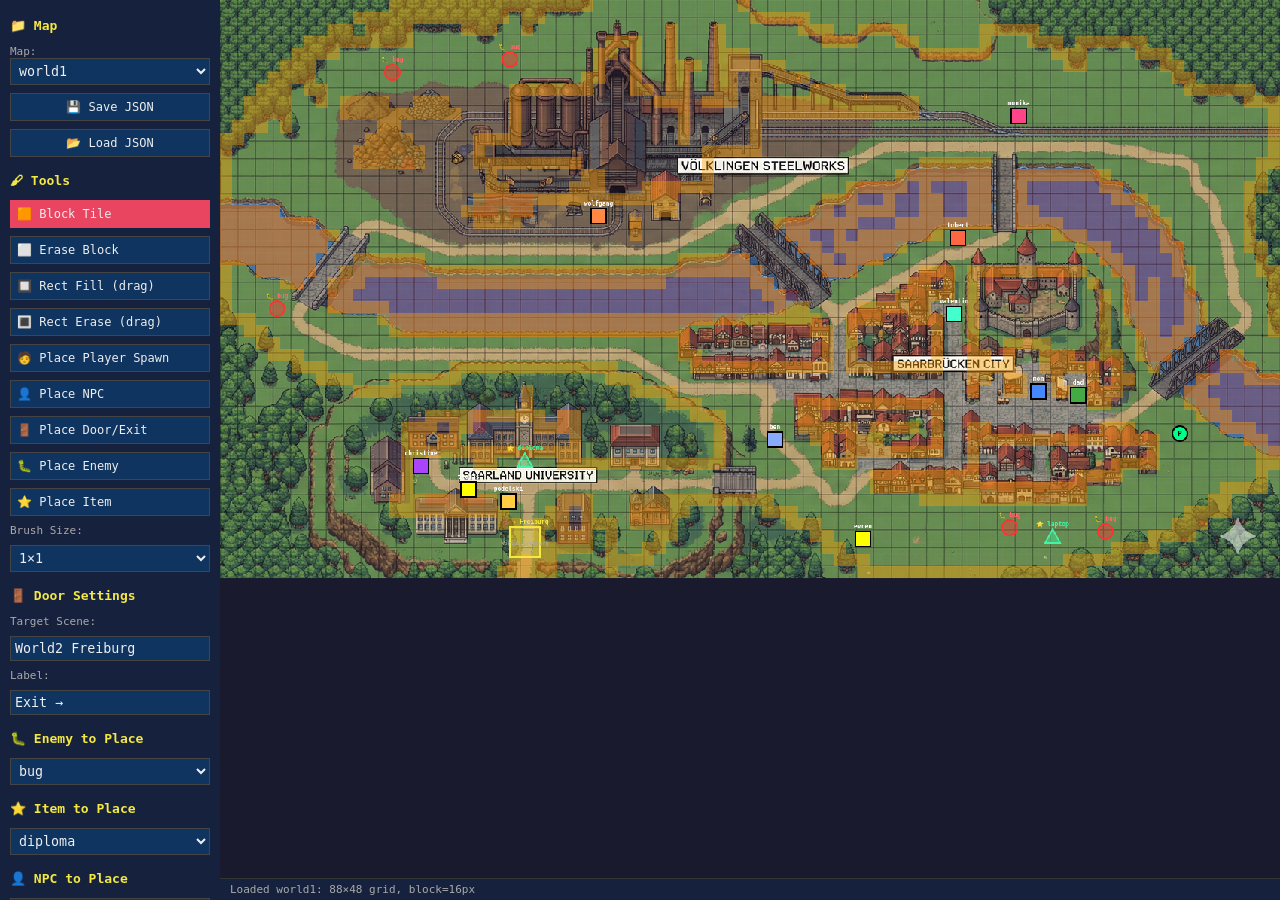
<file: cv-game/tools/collision_editor.html>
<!DOCTYPE html>
<html><head>
<meta charset="utf-8">
<title>Level Editor — Career Quest</title>
<style>
  * { box-sizing:border-box; }
  body { margin:0; background:#1a1a2e; color:#eee; font-family:monospace; display:flex; height:100vh; }
  #sidebar { width:220px; padding:10px; background:#16213e; display:flex; flex-direction:column; gap:8px; overflow-y:auto; }
  #sidebar h3 { margin:8px 0 4px; color:#f4e842; font-size:13px; }
  #sidebar button { padding:6px; cursor:pointer; font-family:monospace; font-size:12px; border:1px solid #444; background:#0f3460; color:#eee; }
  #sidebar button:hover { background:#1a5276; }
  #sidebar button.active { background:#e94560; border-color:#e94560; }
  .tool-btn { text-align:left; }
  #sidebar label { font-size:11px; color:#aaa; }
  #sidebar select { width:100%; padding:4px; font-family:monospace; background:#0f3460; color:#eee; border:1px solid #444; }
  #main { flex:1; overflow:auto; position:relative; }
  canvas { display:block; image-rendering:pixelated; cursor:crosshair; transform-origin:0 0; }
  #status { position:fixed; bottom:0; left:220px; right:0; background:#16213e; padding:4px 10px; font-size:11px; color:#aaa; border-top:1px solid #333; }
  .char-list { font-size:11px; }
  .char-list div { padding:2px 4px; display:flex; justify-content:space-between; align-items:center; }
  .char-list div:hover { background:#0f3460; }
  .char-list .del { cursor:pointer; color:#e94560; }
</style>
</head><body>
<div id="sidebar">
  <h3>📁 Map</h3>
  <label>Map: <select id="mapSelect">
    <option value="world1">world1</option>
    <option value="world2">world2</option>
    <option value="world3">world3</option>
    <option value="world4">world4</option>
    <option value="world5">world5</option>
    <option value="world6">world6</option>
  </select></label>
  <button id="btnSave">💾 Save JSON</button>
  <button id="btnLoad">📂 Load JSON</button>
  <input type="file" id="fileInput" accept=".json" style="display:none">

  <h3>🖌 Tools</h3>
  <button class="tool-btn active" data-tool="block">🟧 Block Tile</button>
  <button class="tool-btn" data-tool="erase">⬜ Erase Block</button>
  <button class="tool-btn" data-tool="rectfill">🔲 Rect Fill (drag)</button>
  <button class="tool-btn" data-tool="recterase">🔳 Rect Erase (drag)</button>
  <button class="tool-btn" data-tool="player">🧑 Place Player Spawn</button>
  <button class="tool-btn" data-tool="npc">👤 Place NPC</button>
  <button class="tool-btn" data-tool="door">🚪 Place Door/Exit</button>
  <button class="tool-btn" data-tool="enemy">🐛 Place Enemy</button>
  <button class="tool-btn" data-tool="item">⭐ Place Item</button>

  <label>Brush Size:</label>
  <select id="brushSize">
    <option value="1">1×1</option>
    <option value="3">3×3</option>
    <option value="5">5×5</option>
    <option value="7">7×7</option>
  </select>

  <h3>🚪 Door Settings</h3>
  <label>Target Scene:</label>
  <input id="doorTarget" value="World2_Freiburg" style="width:100%;padding:4px;font-family:monospace;background:#0f3460;color:#eee;border:1px solid #444;">
  <label>Label:</label>
  <input id="doorLabel" value="Exit →" style="width:100%;padding:4px;font-family:monospace;background:#0f3460;color:#eee;border:1px solid #444;">

  <h3>🐛 Enemy to Place</h3>
  <select id="enemySelect">
    <option value="bug">bug</option>
  </select>

  <h3>⭐ Item to Place</h3>
  <select id="itemSelect">
    <option value="diploma">diploma</option>
    <option value="accepted_paper">accepted_paper</option>
    <option value="laptop">laptop</option>
    <option value="journal">journal</option>
    <option value="passport">passport</option>
    <option value="hat">hat</option>
  </select>

  <h3>👤 NPC to Place</h3>
  <select id="npcSelect">
    <option value="mom">mom</option>
    <option value="dad">dad</option>
    <option value="wolfgang">wolfgang</option>
    <option value="monika">monika</option>
    <option value="christine">christine</option>
    <option value="valentin">valentin</option>
    <option value="tobert">tobert</option>
    <option value="ben">ben</option>
    <option value="podelski">podelski</option>
    <option value="podelski_dog">podelski_dog</option>
    <option value="byron">byron</option>
    <option value="byron2">byron2</option>
    <option value="dejan">dejan</option>
    <option value="evren">evren</option>
    <option value="john">john</option>
    <option value="stephan">stephan</option>
    <option value="zhiming">zhiming</option>
    <option value="lauren">lauren</option>
    <option value="willem">willem</option>
  </select>
  <label>Custom ID:</label>
  <input id="customNpc" placeholder="e.g. professor" style="width:100%;padding:4px;font-family:monospace;background:#0f3460;color:#eee;border:1px solid #444;">

  <h3>📍 Placed Characters</h3>
  <div id="charList" class="char-list"></div>
</div>

<div id="main"><canvas id="c"></canvas></div>
<div id="status">Ready</div>

<script>
const canvas = document.getElementById('c');
const ctx = canvas.getContext('2d');
const status = document.getElementById('status');

let mapName = 'world1', img, colData;
let gridW, gridH, blockSize;
let zoom = 1;
let manualBlocked = new Set();
let waterSet = new Set();
let tool = 'block';
let playerSpawn = null;  // {x, y} in map pixels
let npcs = [];           // [{id, x, y}]
let doors = [];          // [{x, y, target, label}]
let enemies = [];        // [{type, x, y}]
let items = [];          // [{id, x, y}]

const NPC_COLORS = {
  mom:'#4488ff', dad:'#44aa44', wolfgang:'#ff8844',
  monika:'#ff4488', christine:'#aa44ff', valentin:'#44ffcc',
  tobert:'#ff6644', ben:'#88aaff', podelski:'#ffcc44'
};
function npcColor(id) { return NPC_COLORS[id] || '#ffff00'; }

// Tool selection
document.querySelectorAll('.tool-btn').forEach(btn => {
  btn.onclick = () => {
    document.querySelectorAll('.tool-btn').forEach(b => b.classList.remove('active'));
    btn.classList.add('active');
    tool = btn.dataset.tool;
  };
});

// Map loading
document.getElementById('mapSelect').onchange = function() { mapName = this.value; loadMap(); };

function loadMap() {
  img = new Image();
  img.src = '../assets/tilemaps/' + mapName + '_bg.png';
  img.onload = () => {
    fetch('../assets/tilemaps/' + mapName + '_collision.json')
      .then(r => r.ok ? r.json() : null).then(data => {
        colData = data || { world_width: img.naturalWidth, world_height: img.naturalHeight, block_size: 16, water_rects: [], blocked_tiles: [] };
        init();
      });
  };
}

function init() {
  blockSize = colData.block_size;
  gridW = Math.ceil(colData.world_width / blockSize);
  gridH = Math.ceil(colData.world_height / blockSize);
  canvas.width = colData.world_width;
  canvas.height = colData.world_height;

  waterSet.clear();
  colData.water_rects.forEach(r => {
    waterSet.add(Math.floor(r.x/blockSize) + ',' + Math.floor(r.y/blockSize));
  });

  manualBlocked.clear();
  if (colData.blocked_tiles) colData.blocked_tiles.forEach(([tx,ty]) => manualBlocked.add(tx+','+ty));

  playerSpawn = colData.player_spawn || null;
  npcs = colData.npcs || [];
  doors = colData.doors || [];
  enemies = colData.enemies || [];
  items = colData.items || [];

  updateCharList();
  fitZoom();
  draw();
  status.textContent = `Loaded ${mapName}: ${gridW}×${gridH} grid, block=${blockSize}px`;
}

function fitZoom() {
  const main = document.getElementById('main');
  zoom = Math.min(main.clientWidth / canvas.width, main.clientHeight / canvas.height, 1);
  applyZoom();
}

function applyZoom() {
  canvas.style.transform = `scale(${zoom})`;
  canvas.style.width = canvas.width + 'px';
  canvas.style.height = canvas.height + 'px';
  const wrapper = document.getElementById('main');
  wrapper.style.minWidth = (canvas.width * zoom) + 'px';
}

function draw() {
  ctx.clearRect(0, 0, canvas.width, canvas.height);
  ctx.drawImage(img, 0, 0, canvas.width, canvas.height);

  // Tile overlays
  for (let ty = 0; ty < gridH; ty++) {
    for (let tx = 0; tx < gridW; tx++) {
      const key = tx+','+ty, x = tx*blockSize, y = ty*blockSize;
      if (waterSet.has(key)) { ctx.fillStyle='rgba(255,0,0,0.2)'; ctx.fillRect(x,y,blockSize,blockSize); }
      if (manualBlocked.has(key)) { ctx.fillStyle='rgba(255,160,0,0.4)'; ctx.fillRect(x,y,blockSize,blockSize); }
    }
  }

  // Grid
  ctx.strokeStyle='rgba(255,255,255,0.06)'; ctx.lineWidth=0.5;
  for (let x=0;x<=canvas.width;x+=blockSize) { ctx.beginPath();ctx.moveTo(x,0);ctx.lineTo(x,canvas.height);ctx.stroke(); }
  for (let y=0;y<=canvas.height;y+=blockSize) { ctx.beginPath();ctx.moveTo(0,y);ctx.lineTo(canvas.width,y);ctx.stroke(); }

  // Player spawn
  if (playerSpawn) {
    ctx.fillStyle='#00ff88'; ctx.strokeStyle='#000'; ctx.lineWidth=2;
    ctx.beginPath(); ctx.arc(playerSpawn.x, playerSpawn.y, 10, 0, Math.PI*2); ctx.fill(); ctx.stroke();
    ctx.fillStyle='#000'; ctx.font='bold 9px monospace'; ctx.textAlign='center';
    ctx.fillText('P', playerSpawn.x, playerSpawn.y+3);
  }

  // NPCs
  npcs.forEach(npc => {
    ctx.fillStyle = npcColor(npc.id); ctx.strokeStyle='#000'; ctx.lineWidth=2;
    ctx.fillRect(npc.x-10, npc.y-10, 20, 20); ctx.strokeRect(npc.x-10, npc.y-10, 20, 20);
    ctx.fillStyle='#fff'; ctx.font='bold 8px monospace'; ctx.textAlign='center';
    ctx.fillText(npc.id, npc.x, npc.y-14);
  });

  // Doors
  doors.forEach(d => {
    ctx.fillStyle='rgba(244,232,66,0.3)'; ctx.strokeStyle='#f4e842'; ctx.lineWidth=2;
    ctx.fillRect(d.x-20, d.y-20, 40, 40); ctx.strokeRect(d.x-20, d.y-20, 40, 40);
    ctx.fillStyle='#f4e842'; ctx.font='bold 8px monospace'; ctx.textAlign='center';
    ctx.fillText('🚪 ' + (d.label||'Exit'), d.x, d.y-24);
    ctx.fillStyle='#aaa'; ctx.font='7px monospace';
    ctx.fillText(d.target||'', d.x, d.y+4);
  });

  // Enemies
  enemies.forEach(e => {
    ctx.fillStyle='rgba(255,50,50,0.4)'; ctx.strokeStyle='#ff3232'; ctx.lineWidth=2;
    ctx.beginPath(); ctx.arc(e.x, e.y, 10, 0, Math.PI*2); ctx.fill(); ctx.stroke();
    ctx.fillStyle='#ff6666'; ctx.font='bold 8px monospace'; ctx.textAlign='center';
    ctx.fillText('🐛 ' + e.type, e.x, e.y-14);
  });

  // Items
  items.forEach(it => {
    ctx.fillStyle='rgba(66,244,166,0.4)'; ctx.strokeStyle='#42f4a6'; ctx.lineWidth=2;
    ctx.beginPath(); ctx.moveTo(it.x, it.y-12); ctx.lineTo(it.x+10, it.y+6); ctx.lineTo(it.x-10, it.y+6); ctx.closePath();
    ctx.fill(); ctx.stroke();
    ctx.fillStyle='#42f4a6'; ctx.font='bold 8px monospace'; ctx.textAlign='center';
    ctx.fillText('⭐ ' + it.id, it.x, it.y-16);
  });

  ctx.textAlign='start';
}

function updateCharList() {
  const el = document.getElementById('charList');
  let html = '';
  if (playerSpawn) html += `<div>🧑 Player (${playerSpawn.x},${playerSpawn.y}) <span class="del" onclick="removePlayer()">✕</span></div>`;
  npcs.forEach((n,i) => {
    html += `<div>👤 ${n.id} (${n.x},${n.y}) <span class="del" onclick="removeNpc(${i})">✕</span></div>`;
  });
  doors.forEach((d,i) => {
    html += `<div>🚪 ${d.label||'Exit'} (${d.x},${d.y}) <span class="del" onclick="removeDoor(${i})">✕</span></div>`;
  });
  enemies.forEach((e,i) => {
    html += `<div>🐛 ${e.type} (${e.x},${e.y}) <span class="del" onclick="removeEnemy(${i})">✕</span></div>`;
  });
  items.forEach((it,i) => {
    html += `<div>⭐ ${it.id} (${it.x},${it.y}) <span class="del" onclick="removeItem(${i})">✕</span></div>`;
  });
  el.innerHTML = html || '<div style="color:#666">None placed</div>';
}

window.removePlayer = () => { playerSpawn = null; updateCharList(); draw(); };
window.removeNpc = (i) => { npcs.splice(i,1); updateCharList(); draw(); };
window.removeDoor = (i) => { doors.splice(i,1); updateCharList(); draw(); };
window.removeEnemy = (i) => { enemies.splice(i,1); updateCharList(); draw(); };
window.removeItem = (i) => { items.splice(i,1); updateCharList(); draw(); };

// Mouse interaction
let painting = false;
let rectStart = null; // for rect fill tool
function getMapPos(e) {
  const rect = canvas.getBoundingClientRect();
  const scale = canvas.width / rect.width;
  return { x: Math.round((e.clientX-rect.left)*scale), y: Math.round((e.clientY-rect.top)*scale) };
}
function getTile(e) {
  const p = getMapPos(e);
  return { tx: Math.floor(p.x/blockSize), ty: Math.floor(p.y/blockSize) };
}

canvas.onmousedown = (e) => {
  if (tool === 'block' || tool === 'erase') { painting = true; paintTile(e); }
  else if (tool === 'rectfill' || tool === 'recterase') { rectStart = getTile(e); }
  else if (tool === 'player') { playerSpawn = getMapPos(e); updateCharList(); draw(); }
  else if (tool === 'npc') {
    const id = document.getElementById('customNpc').value.trim() || document.getElementById('npcSelect').value;
    const pos = getMapPos(e);
    npcs = npcs.filter(n => n.id !== id);
    npcs.push({ id, x: pos.x, y: pos.y });
    updateCharList(); draw();
  }
  else if (tool === 'door') {
    const pos = getMapPos(e);
    const target = document.getElementById('doorTarget').value.trim();
    const label = document.getElementById('doorLabel').value.trim();
    doors.push({ x: pos.x, y: pos.y, target, label });
    updateCharList(); draw();
  }
  else if (tool === 'enemy') {
    const pos = getMapPos(e);
    const type = document.getElementById('enemySelect').value;
    enemies.push({ type, x: pos.x, y: pos.y });
    updateCharList(); draw();
  }
  else if (tool === 'item') {
    const pos = getMapPos(e);
    const id = document.getElementById('itemSelect').value;
    items.push({ id, x: pos.x, y: pos.y });
    updateCharList(); draw();
  }
};
canvas.onmousemove = (e) => {
  if (painting) paintTile(e);
  // Rect preview
  if (rectStart && (tool === 'rectfill' || tool === 'recterase')) {
    draw();
    const cur = getTile(e);
    const x0 = Math.min(rectStart.tx, cur.tx), y0 = Math.min(rectStart.ty, cur.ty);
    const x1 = Math.max(rectStart.tx, cur.tx), y1 = Math.max(rectStart.ty, cur.ty);
    ctx.fillStyle = tool === 'rectfill' ? 'rgba(255,160,0,0.3)' : 'rgba(100,200,255,0.3)';
    ctx.strokeStyle = tool === 'rectfill' ? '#ffa000' : '#66ccff';
    ctx.lineWidth = 2;
    const rx = x0*blockSize, ry = y0*blockSize, rw = (x1-x0+1)*blockSize, rh = (y1-y0+1)*blockSize;
    ctx.fillRect(rx, ry, rw, rh);
    ctx.strokeRect(rx, ry, rw, rh);
    status.textContent = `Rect: ${x1-x0+1}×${y1-y0+1} tiles | Tile: ${cur.tx},${cur.ty}`;
    return;
  }
  const p = getMapPos(e);
  const t = getTile(e);
  status.textContent = `Tile: ${t.tx},${t.ty} | Pixel: ${p.x},${p.y} | Tool: ${tool}`;
};
canvas.onmouseup = (e) => {
  painting = false;
  if (rectStart && (tool === 'rectfill' || tool === 'recterase')) {
    const cur = getTile(e);
    const x0 = Math.min(rectStart.tx, cur.tx), y0 = Math.min(rectStart.ty, cur.ty);
    const x1 = Math.max(rectStart.tx, cur.tx), y1 = Math.max(rectStart.ty, cur.ty);
    for (let ty = y0; ty <= y1; ty++) for (let tx = x0; tx <= x1; tx++) {
      if (tx>=0 && ty>=0 && tx<gridW && ty<gridH) {
        const key = tx+','+ty;
        if (tool === 'rectfill') manualBlocked.add(key); else manualBlocked.delete(key);
      }
    }
    rectStart = null;
    draw();
  }
};
canvas.onmouseleave = () => { painting = false; rectStart = null; };

function paintTile(e) {
  const {tx,ty} = getTile(e);
  const r = Math.floor((parseInt(document.getElementById('brushSize').value) || 1) / 2);
  for (let dy = -r; dy <= r; dy++) for (let dx = -r; dx <= r; dx++) {
    const bx = tx+dx, by = ty+dy;
    if (bx<0||by<0||bx>=gridW||by>=gridH) continue;
    const key = bx+','+by;
    if (tool==='block') manualBlocked.add(key); else manualBlocked.delete(key);
  }
  draw();
}

// Save
document.getElementById('btnSave').onclick = () => {
  colData.blocked_tiles = [...manualBlocked].map(s => s.split(',').map(Number));
  colData.player_spawn = playerSpawn;
  colData.npcs = npcs;
  colData.doors = doors;
  colData.enemies = enemies;
  colData.items = items;
  const blob = new Blob([JSON.stringify(colData, null, 2)], {type:'application/json'});
  const a = document.createElement('a'); a.href = URL.createObjectURL(blob);
  a.download = mapName + '_collision.json'; a.click();
  status.textContent = 'Saved! Move file to assets/tilemaps/' + mapName + '_collision.json';
};

// Load external JSON
document.getElementById('btnLoad').onclick = () => document.getElementById('fileInput').click();
document.getElementById('fileInput').onchange = (e) => {
  const file = e.target.files[0]; if (!file) return;
  const reader = new FileReader();
  reader.onload = (ev) => { colData = JSON.parse(ev.target.result); init(); };
  reader.readAsText(file);
};

// Zoom with scroll wheel
document.getElementById('main').addEventListener('wheel', (e) => {
  e.preventDefault();
  zoom = Math.min(3, Math.max(0.1, zoom * (e.deltaY < 0 ? 1.15 : 0.87)));
  applyZoom();
  status.textContent = `Zoom: ${Math.round(zoom*100)}%`;
}, { passive: false });

loadMap();
</script>
</body></html>
</file>
<file: stylesheets/modern-style.css>
/* ══════════════════════════════════════════════════════════════════
   modern-style.css — Light professional theme
   Indigo/slate palette, clean sans typography, strong whitespace.
   Shared across index.html, pub.html, research-vision.html.
   ══════════════════════════════════════════════════════════════════ */

/* ── Reset ── */
*, *::before, *::after { margin: 0; padding: 0; box-sizing: border-box; }

/* ── Design tokens ── */
:root {
  --bg: #fafbfc;
  --surface: #ffffff;
  --surface-hover: #f4f6f9;
  --border: #e2e6ed;
  --border-strong: #c7ced9;
  --rule: #e2e6ed;
  --text: #1e293b;
  --text-muted: #64748b;
  --text-light: #94a3b8;
  --heading: #0f172a;
  --indigo: #4338ca;
  --indigo-light: #6366f1;
  --indigo-dark: #312e81;
  --indigo-bg: #eef2ff;
  --indigo-bg-hover: #e0e7ff;
  --slate: #475569;
  --accent: #4338ca;
  --accent-hover: #3730a3;
  --focus-ring: rgba(99, 102, 241, 0.45);
  --radius: 8px;
  --radius-lg: 12px;
  --shadow-sm: 0 1px 2px rgba(15, 23, 42, 0.05);
  --shadow-md: 0 4px 12px rgba(15, 23, 42, 0.08);
  --shadow-lg: 0 12px 32px rgba(15, 23, 42, 0.1);
  --font-sans: "Inter", -apple-system, BlinkMacSystemFont, "Segoe UI", Roboto, sans-serif;
  --font-mono: "JetBrains Mono", "Fira Code", "SF Mono", Consolas, monospace;
  --shell-max: 1100px;
  --prose-max: 760px;
  --transition: 0.15s ease;
}

/* ── Skip link ── */
.skip-link {
  position: absolute;
  top: -100%;
  left: 16px;
  z-index: 1000;
  padding: 8px 16px;
  background: var(--indigo);
  color: #fff;
  font-size: 14px;
  font-family: var(--font-sans);
  border-radius: var(--radius);
  text-decoration: none;
  transition: top var(--transition);
}
.skip-link:focus {
  top: 16px;
  outline: 3px solid var(--focus-ring);
  outline-offset: 2px;
}

/* ── Visually hidden (screen-reader only) ── */
.visually-hidden {
  position: absolute;
  width: 1px;
  height: 1px;
  padding: 0;
  margin: -1px;
  overflow: hidden;
  clip: rect(0, 0, 0, 0);
  white-space: nowrap;
  border: 0;
}

/* ── Base ── */
html { scroll-behavior: smooth; }

body {
  font-family: var(--font-sans);
  font-size: 17px;
  line-height: 1.7;
  color: var(--text);
  background: var(--bg);
  -webkit-font-smoothing: antialiased;
  -moz-osx-font-smoothing: grayscale;
}

::selection { background: var(--indigo-bg-hover); color: var(--indigo-dark); }

/* ── Focus states ── */
:focus-visible {
  outline: 3px solid var(--focus-ring);
  outline-offset: 2px;
  border-radius: 2px;
}

/* ── Links ── */
a {
  color: var(--indigo);
  text-decoration: underline;
  text-decoration-color: rgba(67, 56, 202, 0.3);
  text-underline-offset: 3px;
  transition: color var(--transition), text-decoration-color var(--transition);
}
a:hover {
  color: var(--accent-hover);
  text-decoration-color: var(--accent-hover);
}

/* ── Site header / Navigation ── */
.site-header {
  max-width: var(--shell-max);
  margin: 0 auto;
  padding: 20px 32px 0;
}

nav {
  display: flex;
  align-items: center;
  gap: 4px;
  padding: 8px 0;
  border-bottom: 1px solid var(--border);
  overflow-x: auto;
}

nav a {
  font-size: 14px;
  font-weight: 500;
  color: var(--text-muted);
  text-decoration: none;
  padding: 8px 14px;
  border-radius: var(--radius);
  white-space: nowrap;
  transition: color var(--transition), background var(--transition);
}
nav a:hover {
  color: var(--heading);
  background: var(--surface-hover);
}
nav a.active {
  color: var(--indigo);
  background: var(--indigo-bg);
  font-weight: 600;
}
nav a[target="_blank"]::after {
  content: "";
  display: inline-block;
  width: 10px;
  height: 10px;
  margin-left: 4px;
  background: currentColor;
  mask: url("data:image/svg+xml,%3Csvg xmlns='http://www.w3.org/2000/svg' viewBox='0 0 16 16'%3E%3Cpath d='M9 2h5v5l-2-2-3 3-2-2 3-3L9 2zM4 4h3v2H5v6h6v-2h2v3a1 1 0 01-1 1H4a1 1 0 01-1-1V5a1 1 0 011-1z'/%3E%3C/svg%3E") no-repeat center / contain;
  -webkit-mask: url("data:image/svg+xml,%3Csvg xmlns='http://www.w3.org/2000/svg' viewBox='0 0 16 16'%3E%3Cpath d='M9 2h5v5l-2-2-3 3-2-2 3-3L9 2zM4 4h3v2H5v6h6v-2h2v3a1 1 0 01-1 1H4a1 1 0 01-1-1V5a1 1 0 011-1z'/%3E%3C/svg%3E") no-repeat center / contain;
  opacity: 0.5;
  vertical-align: middle;
}

/* ── Page shell ── */
main {
  max-width: var(--shell-max);
  margin: 0 auto;
  padding: 0 32px 80px;
}

.prose { max-width: var(--prose-max); }
.prose-centered { max-width: var(--prose-max); margin-left: auto; margin-right: auto; }

/* ── Sections ── */
section { margin-top: 56px; }
section:first-child { margin-top: 40px; }

/* ── Headings ── */
h1 {
  font-size: 2.25rem;
  font-weight: 800;
  letter-spacing: -0.02em;
  line-height: 1.15;
  color: var(--heading);
}

h2 {
  font-size: 1.5rem;
  font-weight: 700;
  letter-spacing: -0.015em;
  color: var(--heading);
  margin-bottom: 20px;
}

h3 {
  font-size: 1.125rem;
  font-weight: 600;
  color: var(--heading);
  margin-bottom: 8px;
}

h4 {
  font-size: 1rem;
  font-weight: 600;
  color: var(--slate);
  margin-bottom: 4px;
}

/* ── Hero section (homepage) ── */
.hero {
  display: flex;
  align-items: flex-start;
  gap: 48px;
  max-width: var(--shell-max);
  margin: 48px auto 0;
  padding: 0 32px;
}

.hero-photo img {
  width: 180px;
  height: 180px;
  border-radius: 50%;
  object-fit: cover;
  object-position: center 20%;
  border: 3px solid var(--indigo-bg-hover);
  box-shadow: var(--shadow-md);
}

.hero-content { flex: 1; }

.hero-content h1 { margin-bottom: 8px; }

.tagline {
  font-size: 15px;
  font-weight: 500;
  color: var(--text-muted);
  margin-bottom: 16px;
}

.positioning {
  font-size: 1.125rem;
  line-height: 1.65;
  color: var(--text);
  margin-bottom: 20px;
  max-width: var(--prose-max);
}

.bio {
  color: var(--text);
  font-size: 16px;
  line-height: 1.7;
  margin-bottom: 8px;
}

/* ── Playable CV callout ── */
.cv-game-callout {
  display: inline-flex;
  align-items: center;
  gap: 12px;
  width: fit-content;
  max-width: 100%;
  margin-top: 16px;
  padding: 10px 14px;
  border: 1px solid var(--indigo-light);
  border-radius: var(--radius);
  background: var(--indigo-bg);
  color: var(--indigo-dark);
  text-align: left;
  text-decoration: none;
  transition: background var(--transition), box-shadow var(--transition), transform var(--transition);
}
.cv-game-callout:hover {
  background: var(--indigo-bg-hover);
  color: var(--indigo-dark);
  box-shadow: var(--shadow-sm);
  transform: translateY(-1px);
}
.cv-game-icon {
  display: inline-flex;
  flex: 0 0 auto;
  align-items: center;
  justify-content: center;
  width: 30px;
  height: 30px;
  border-radius: 6px;
  background: var(--indigo);
  color: #fff;
  font-size: 11px;
}
.cv-game-copy {
  min-width: 0;
}
.cv-game-copy strong,
.cv-game-copy small {
  display: block;
}
.cv-game-copy strong {
  font-size: 14px;
  line-height: 1.3;
}
.cv-game-copy small {
  margin-top: 2px;
  color: var(--text-muted);
  font-size: 12px;
  line-height: 1.3;
}
.cv-game-arrow {
  flex: 0 0 auto;
  margin-left: 4px;
  color: var(--indigo);
  font-weight: 700;
}

/* ── Social links ── */
.social-links {
  display: flex;
  align-items: center;
  gap: 12px;
  margin-top: 20px;
  flex-wrap: wrap;
}

.social-links a {
  display: inline-flex;
  align-items: center;
  justify-content: center;
  width: 36px;
  height: 36px;
  border-radius: var(--radius);
  background: var(--surface);
  border: 1px solid var(--border);
  text-decoration: none;
  transition: border-color var(--transition), box-shadow var(--transition), transform var(--transition);
}
.social-links a:hover {
  border-color: var(--indigo-light);
  box-shadow: var(--shadow-sm);
  transform: translateY(-1px);
}
.social-links svg {
  width: 16px;
  height: 16px;
  fill: var(--slate);
  transition: fill var(--transition);
}
.social-links a:hover svg { fill: var(--indigo); }

.cv-link {
  font-size: 11px;
  font-weight: 700;
  letter-spacing: 0.06em;
  color: var(--indigo) !important;
  text-transform: uppercase;
}

/* ── CTA links ── */
.cta-row {
  display: flex;
  gap: 12px;
  margin-top: 20px;
  flex-wrap: wrap;
}

.cta {
  display: inline-flex;
  align-items: center;
  gap: 6px;
  padding: 8px 16px;
  border-radius: var(--radius);
  font-size: 14px;
  font-weight: 600;
  text-decoration: none;
  transition: background var(--transition), color var(--transition), box-shadow var(--transition);
}
.cta-primary {
  background: var(--indigo);
  color: #fff;
}
.cta-primary:hover {
  background: var(--accent-hover);
  color: #fff;
  box-shadow: var(--shadow-sm);
}
.cta-secondary {
  background: var(--surface);
  color: var(--indigo);
  border: 1px solid var(--border);
}
.cta-secondary:hover {
  background: var(--indigo-bg);
  border-color: var(--indigo-light);
  color: var(--indigo);
}

/* ── Research theme cards ── */
.theme-cards {
  display: grid;
  grid-template-columns: repeat(auto-fit, minmax(280px, 1fr));
  gap: 20px;
  margin-top: 24px;
}

.theme-card {
  background: var(--surface);
  border: 1px solid var(--border);
  border-radius: var(--radius-lg);
  padding: 24px;
  transition: border-color var(--transition), box-shadow var(--transition);
}
.theme-card:hover {
  border-color: var(--indigo-light);
  box-shadow: var(--shadow-md);
}
.theme-card h3 {
  font-size: 1rem;
  margin-bottom: 8px;
  color: var(--heading);
}
.theme-card p {
  font-size: 15px;
  color: var(--text-muted);
  line-height: 1.6;
}
.theme-card .card-icon {
  display: inline-flex;
  align-items: center;
  justify-content: center;
  width: 40px;
  height: 40px;
  border-radius: var(--radius);
  background: var(--indigo-bg);
  margin-bottom: 12px;
  color: var(--indigo);
  font-size: 18px;
}

/* ── Generic cards ── */
.card {
  background: var(--surface);
  border: 1px solid var(--border);
  border-radius: var(--radius);
  padding: 20px 24px;
  margin-bottom: 12px;
  transition: border-color var(--transition);
}
.card:hover { border-color: var(--border-strong); }

.card-header {
  display: flex;
  justify-content: space-between;
  align-items: baseline;
  margin-bottom: 4px;
}
.card-header strong {
  font-size: 16px;
  font-weight: 600;
  color: var(--heading);
}
.card-header span {
  font-size: 13px;
  color: var(--text-muted);
  font-weight: 500;
}
.card p {
  color: var(--text-muted);
  font-size: 15px;
  line-height: 1.6;
}

/* ── Publication list ── */
.pub-list { list-style: none; }

.pub-list li {
  background: var(--surface);
  border: 1px solid var(--border);
  border-radius: var(--radius);
  padding: 18px 22px;
  margin-bottom: 10px;
  display: flex;
  flex-direction: column;
  gap: 4px;
  transition: border-color var(--transition), box-shadow var(--transition);
}
.pub-list li:hover {
  border-color: var(--indigo-light);
  box-shadow: var(--shadow-sm);
}

.pub-title {
  font-weight: 600;
  font-size: 16px;
  line-height: 1.45;
  color: var(--heading);
  text-decoration: none;
}
a.pub-title {
  color: var(--indigo);
  text-decoration: underline;
  text-decoration-color: rgba(67, 56, 202, 0.2);
}
a.pub-title:hover {
  color: var(--accent-hover);
  text-decoration-color: var(--accent-hover);
}

.pub-authors {
  font-size: 14px;
  color: var(--text-muted);
  line-height: 1.5;
}
.pub-venue {
  font-size: 13px;
  color: var(--text-light);
  font-weight: 500;
}

.more-link {
  margin-top: 20px;
}
.more-link a {
  font-size: 14px;
  font-weight: 600;
  color: var(--indigo);
}

/* ── Year headings (publications page) ── */
.year-heading {
  font-size: 1.75rem;
  font-weight: 800;
  color: var(--heading);
  margin: 48px 0 16px;
  padding-bottom: 8px;
  border-bottom: 2px solid var(--indigo-bg);
}
.year-heading:first-child { margin-top: 0; }

/* ── Pub page intro ── */
.pub-intro {
  max-width: var(--prose-max);
  margin-bottom: 32px;
}
.pub-intro p {
  font-size: 16px;
  color: var(--text-muted);
  line-height: 1.6;
}
.pub-count {
  display: inline-block;
  background: var(--indigo-bg);
  color: var(--indigo);
  font-size: 13px;
  font-weight: 600;
  padding: 4px 10px;
  border-radius: 100px;
  margin-top: 8px;
}

/* ── Misc items ── */
.misc-items {
  background: var(--surface);
  border: 1px solid var(--border);
  border-radius: var(--radius-lg);
  padding: 24px 28px;
}
.misc-items p {
  margin-bottom: 12px;
  color: var(--text);
  font-size: 16px;
  line-height: 1.65;
}
.misc-items p:last-child { margin-bottom: 0; }

/* ══════════════════════════════════════════════════════════════════
   Research Vision page styles
   ══════════════════════════════════════════════════════════════════ */

/* ── Research page header ── */
.research-header {
  text-align: center;
  padding: 48px 0 32px;
  max-width: var(--prose-max);
  margin: 0 auto;
}
.research-header h1 {
  font-size: clamp(2rem, 5vw, 3rem);
  margin-bottom: 12px;
}
.research-header .subtitle {
  font-size: 1.05rem;
  color: var(--text-muted);
  line-height: 1.6;
}

/* ── Overture / intro prose ── */
.overture {
  max-width: var(--prose-max);
  margin: 0 auto;
}
.overture p {
  margin: 1.1em 0;
  line-height: 1.75;
}
.overture .highlight-block {
  border-left: 3px solid var(--indigo);
  padding: 12px 0 12px 20px;
  margin: 28px 0;
  font-size: 1.05rem;
  color: var(--indigo-dark);
  background: var(--indigo-bg);
  border-radius: 0 var(--radius) var(--radius) 0;
  padding-right: 20px;
}

/* ── Chapter sections ── */
.chapter {
  margin-top: 64px;
  max-width: var(--prose-max);
  margin-left: auto;
  margin-right: auto;
}
.chapter-label {
  font-size: 12px;
  font-weight: 700;
  letter-spacing: 0.1em;
  text-transform: uppercase;
  color: var(--indigo);
  margin-bottom: 8px;
}
.chapter h2 {
  font-size: 1.6rem;
  margin-bottom: 16px;
}
.chapter p {
  margin: 1em 0;
  line-height: 1.75;
}

/* ── Paper chips ── */
.paper-chips {
  display: flex;
  flex-wrap: wrap;
  gap: 8px;
  margin: 20px 0;
}
.paper-chip {
  display: inline-flex;
  align-items: center;
  gap: 4px;
  padding: 5px 12px;
  background: var(--surface);
  border: 1px solid var(--border);
  border-radius: 100px;
  font-size: 13px;
  font-weight: 500;
  color: var(--indigo);
  text-decoration: none;
  transition: background var(--transition), border-color var(--transition);
}
.paper-chip:hover {
  background: var(--indigo-bg);
  border-color: var(--indigo-light);
  text-decoration: none;
}
.paper-chip .chip-year {
  font-size: 11px;
  color: var(--text-light);
  font-weight: 600;
}

/* ── Open question block ── */
.open-block {
  border: 1px solid var(--border);
  border-left: 3px solid var(--indigo);
  background: var(--surface);
  border-radius: 0 var(--radius) var(--radius) 0;
  padding: 20px 24px;
  margin: 24px 0;
}
.open-block::before {
  content: "Open question";
  display: block;
  font-size: 11px;
  font-weight: 700;
  letter-spacing: 0.06em;
  text-transform: uppercase;
  color: var(--indigo);
  margin-bottom: 8px;
}
.open-block h3 {
  font-size: 1.02rem;
  color: var(--heading);
  margin-bottom: 6px;
}
.open-block p {
  margin: 0.4em 0;
  font-size: 15px;
  color: var(--text);
  line-height: 1.65;
}

/* ── Related work callouts ── */
.related-note {
  background: var(--surface-hover);
  border-left: 3px solid var(--border-strong);
  border-radius: 0 var(--radius) var(--radius) 0;
  padding: 14px 18px;
  margin: 20px 0;
  font-size: 14px;
  color: var(--text-muted);
  line-height: 1.6;
}
.related-note a {
  font-weight: 500;
}

/* ── Effectual-set coverage animation ── */
.coverage-figure { max-width: 900px; }
.coverage-animation {
  display: grid;
  grid-template-columns: minmax(0, 1.08fr) minmax(260px, 0.92fr);
  min-height: 390px;
  background: #f8fafc;
}
.coverage-code-panel,
.coverage-solver-panel { min-width: 0; }
.coverage-code-panel {
  border-right: 1px solid var(--border);
  background: #fff;
}
.coverage-panel-heading {
  min-height: 48px;
  padding: 13px 16px;
  display: flex;
  align-items: center;
  justify-content: space-between;
  gap: 12px;
  border-bottom: 1px solid var(--border);
  color: var(--heading);
  font-size: 12px;
  font-weight: 700;
  letter-spacing: 0.04em;
  text-transform: uppercase;
}
.coverage-set-label {
  color: var(--indigo);
  font-family: var(--font-mono);
  font-size: 10px;
  text-transform: none;
  letter-spacing: 0;
}
.coverage-code-list {
  list-style: none;
  margin: 0;
  padding: 12px 0;
  counter-reset: none;
  font-family: var(--font-mono);
  font-size: 12px;
  line-height: 1.62;
}
.coverage-code-list li {
  position: relative;
  display: grid;
  grid-template-columns: 34px minmax(0, 1fr) auto;
  align-items: center;
  min-height: 26px;
  padding: 1px 12px 1px 0;
  border-left: 3px solid transparent;
  transition: color 0.2s, background 0.2s, border-color 0.2s;
}
.coverage-code-list code {
  overflow: hidden;
  color: #334155;
  font: inherit;
  white-space: nowrap;
  text-overflow: ellipsis;
}
.line-number {
  color: #94a3b8;
  text-align: right;
  padding-right: 10px;
  user-select: none;
}
.code-indent { display: inline-block; padding-left: 1.25em; }
.code-indent-2 { display: inline-block; padding-left: 2.5em; }
.coverage-code-list .coverage-target {
  background: #f5f3ff;
  border-left-color: #8b5cf6;
}
.coverage-target::before {
  content: "representative";
  position: absolute;
  left: 42px;
  top: -8px;
  padding: 0 4px;
  background: #f5f3ff;
  color: #7c3aed;
  font-family: var(--font-sans);
  font-size: 8px;
  font-weight: 700;
  line-height: 12px;
  letter-spacing: 0.04em;
  text-transform: uppercase;
}
.coverage-result {
  position: relative;
  z-index: 1;
  min-width: 66px;
  padding: 2px 6px;
  border-radius: 999px;
  opacity: 0;
  color: #166534;
  background: #dcfce7;
  font-family: var(--font-sans);
  font-size: 9px;
  font-weight: 700;
  text-align: center;
  white-space: nowrap;
}
.coverage-result-b {
  color: #991b1b;
  background: #fee2e2;
}
.coverage-solver-panel { background: #f8fafc; }
.coverage-iterations {
  position: relative;
  min-height: 288px;
  margin: 18px;
}
.coverage-iteration {
  position: absolute;
  inset: 0;
  padding: 18px;
  border: 1px solid var(--border);
  border-radius: var(--radius);
  opacity: 0;
  background: #fff;
  box-shadow: var(--shadow-sm);
}
.coverage-iteration-1 { opacity: 1; }
.coverage-iteration-head {
  display: flex;
  align-items: center;
  justify-content: space-between;
  gap: 12px;
  margin-bottom: 18px;
  color: var(--heading);
  font-size: 13px;
  font-weight: 700;
}
.solver-sat { color: #15803d; }
.solver-unsat { color: #b91c1c; }
.coverage-query {
  display: block;
  min-height: 56px;
  padding: 10px;
  overflow-wrap: anywhere;
  border: 1px solid #c7d2fe;
  border-radius: 6px;
  color: #312e81;
  background: #eef2ff;
  font-family: var(--font-mono);
  font-size: 11px;
  line-height: 1.55;
}
.coverage-iteration dl { margin: 14px 0 0; }
.coverage-iteration dl div {
  display: flex;
  justify-content: space-between;
  gap: 12px;
  padding: 5px 0;
  border-bottom: 1px solid var(--border);
  font-size: 11px;
}
.coverage-iteration dt { color: var(--text-muted); }
.coverage-iteration dd {
  margin: 0;
  color: var(--heading);
  font-family: var(--font-mono);
  font-weight: 700;
}
.coverage-block,
.coverage-conclusion {
  margin: 14px 0 0 !important;
  padding: 8px 10px;
  border-radius: 6px;
  color: #5b21b6;
  background: #f3e8ff;
  font-family: var(--font-mono);
  font-size: 10px;
  line-height: 1.45 !important;
}
.coverage-conclusion {
  color: #991b1b;
  background: #fef2f2;
  font-family: var(--font-sans);
  font-weight: 700;
}
.coverage-progress {
  display: flex;
  justify-content: center;
  gap: 8px;
  margin-top: -6px;
}
.coverage-progress span {
  width: 7px;
  height: 7px;
  border-radius: 50%;
  background: #cbd5e1;
}

/* ── Trace folding animation ── */
.trace-figure { max-width: 900px; }
.trace-animation {
  display: grid;
  grid-template-columns: minmax(0, 0.86fr) minmax(0, 1.14fr);
  background: #f8fafc;
}
.trace-program {
  border-right: 1px solid var(--border);
  background: #fff;
}
.trace-program-note {
  margin: 0 !important;
  padding: 10px 16px 14px;
  color: var(--text-muted);
  font-size: 11px;
  line-height: 1.5 !important;
}
.trace-program-note code {
  font-family: var(--font-mono);
  font-size: 10px;
}
.pl-irrelevant { transition: opacity 0.3s; }
.trace-panel {
  display: flex;
  flex-direction: column;
  min-width: 0;
}
.trace-list {
  height: 392px;
  padding: 12px 16px 4px;
  font-family: var(--font-mono);
  font-size: 11px;
}
.trace-step {
  display: grid;
  grid-template-columns: 20px minmax(0, 1fr) auto;
  gap: 8px;
  align-items: center;
  overflow: hidden;
  height: 24px;
  padding: 0 8px;
  border-radius: 4px;
  background: #eef2ff;
  border: 1px solid #dbe2f5;
  color: #312e81;
}
.trace-step code { font: inherit; white-space: nowrap; }
.trace-ln { color: #94a3b8; }
.trace-step-fail {
  background: #fef2f2;
  border-color: #fecaca;
  color: #991b1b;
}
.trace-fail {
  font-family: var(--font-sans);
  font-size: 9px;
  font-weight: 700;
  text-transform: uppercase;
}
.trace-inv {
  overflow: hidden;
  height: 20px;
  margin: 3px 0 3px 26px;
  padding: 0 8px;
  border-left: 2px solid #c4b5fd;
  color: #6d28d9;
  font-style: italic;
  line-height: 20px;
  opacity: 0;
}
.trace-inv-key {
  border-left-color: #7c3aed;
  background: #f5f3ff;
  border-radius: 0 4px 4px 0;
  font-weight: 700;
  font-style: normal;
}
.trace-inv-false { color: #b91c1c; border-left-color: #fca5a5; }
.trace-folded {
  display: flex;
  align-items: center;
  gap: 8px;
  overflow: hidden;
  height: 0;
  margin-left: 26px;
  padding: 0 10px;
  border-radius: 4px;
  border: 1px dashed transparent;
  color: var(--text-muted);
  font-family: var(--font-sans);
  font-size: 11px;
  opacity: 0;
}
.trace-folded code { font-family: var(--font-mono); font-size: 10px; color: var(--heading); }
.trace-fold-badge {
  padding: 1px 6px;
  border-radius: 999px;
  background: #ede9fe;
  color: #6d28d9;
  font-size: 9px;
  font-weight: 700;
  text-transform: uppercase;
}
.trace-caption-live {
  position: relative;
  min-height: 40px;
  margin: 0 !important;
  padding: 10px 16px 14px;
  font-size: 11.5px;
  line-height: 1.5 !important;
  color: var(--indigo-dark);
}
.trace-caption-live code { font-family: var(--font-mono); font-size: 10px; }
.trace-phase {
  position: absolute;
  left: 16px;
  right: 16px;
  opacity: 0;
}
.trace-phase-1 { opacity: 1; }

/* ── Horn encoding figure ── */
.horn-figure { max-width: 900px; }
.horn-grid {
  display: grid;
  grid-template-columns: repeat(3, minmax(0, 1fr));
  gap: 1px;
  background: var(--border);
}
.horn-step {
  display: flex;
  flex-direction: column;
  min-width: 0;
  padding: 14px 16px 16px;
  background: #fff;
}
.horn-step-wide { grid-column: 1 / -1; }
.horn-solution { background: #f8fafc; }
.horn-step-head {
  display: flex;
  align-items: center;
  gap: 8px;
  margin-bottom: 10px;
  color: var(--heading);
  font-size: 11.5px;
  font-weight: 700;
  letter-spacing: 0.03em;
  text-transform: uppercase;
}
.horn-num {
  display: inline-flex;
  align-items: center;
  justify-content: center;
  width: 18px;
  height: 18px;
  border-radius: 50%;
  background: var(--indigo-bg);
  color: var(--indigo);
  font-size: 10px;
}
.horn-step pre {
  margin: 0;
  padding: 10px 12px;
  overflow-x: auto;
  border: 1px solid var(--border);
  border-radius: 6px;
  background: #f8fafc;
}
.horn-step code {
  font-family: var(--font-mono);
  font-size: 10.5px;
  line-height: 1.6;
  color: #1e293b;
  white-space: pre;
}
.horn-note {
  margin: 10px 0 0 !important;
  color: var(--text-muted);
  font-size: 11.5px;
  line-height: 1.5 !important;
}
.horn-note code { font-family: var(--font-mono); font-size: 10.5px; }

/* ── NeSy conversation + reasoning animation ── */
.nesy-figure { max-width: 940px; }
.nesy-animation {
  display: grid;
  grid-template-columns: minmax(0, 1fr) minmax(0, 1.02fr);
  background: #f8fafc;
}
.nesy-chat-panel {
  display: flex;
  flex-direction: column;
  min-width: 0;
  border-right: 1px solid var(--border);
  background: #fff;
}
.nesy-chat {
  display: flex;
  flex-direction: column;
  gap: 10px;
  height: 470px;
  padding: 14px 16px;
}
.nesy-msg {
  display: flex;
  align-items: flex-start;
  gap: 8px;
  max-width: 94%;
}
.nesy-msg-user { align-self: flex-end; flex-direction: row-reverse; }
.nesy-av {
  flex: none;
  width: 26px;
  padding: 3px 0;
  border-radius: 5px;
  font-family: var(--font-sans);
  font-size: 8.5px;
  font-weight: 700;
  letter-spacing: 0.04em;
  text-align: center;
}
.nesy-av-u { background: #e0f2fe; color: #0369a1; }
.nesy-av-a { background: var(--indigo-bg); color: var(--indigo); }
.nesy-bub {
  padding: 8px 11px;
  border-radius: 9px;
  font-size: 11.5px;
  line-height: 1.5;
}
.nesy-bub-u {
  background: #e0f2fe;
  border-bottom-right-radius: 2px;
  color: #075985;
}
.nesy-bub-a {
  background: var(--indigo-bg);
  border-bottom-left-radius: 2px;
  color: var(--indigo-dark);
}
.nesy-bub code {
  font-family: var(--font-mono);
  font-size: 10px;
}
.nesy-cite {
  display: block;
  margin-top: 5px;
  color: var(--slate);
  font-size: 10px;
}
.nesy-stepref {
  display: block;
  margin-top: 6px;
  padding-top: 5px;
  border-top: 1px solid rgba(67, 56, 202, 0.16);
  color: var(--indigo);
  font-family: var(--font-mono);
  font-size: 8.5px;
  font-weight: 700;
  letter-spacing: 0.03em;
  text-transform: uppercase;
}

.nesy-reason-panel {
  display: flex;
  flex-direction: column;
  min-width: 0;
}
.nesy-stage {
  position: relative;
  height: 470px;
  padding: 14px 16px;
}
.nesy-step {
  position: absolute;
  top: 14px;
  right: 16px;
  left: 16px;
  padding: 12px 14px 13px;
  border: 1px solid var(--border);
  border-left: 3px solid var(--indigo-light);
  border-radius: 0 7px 7px 0;
  background: #fff;
}
.nesy-step-head {
  display: flex;
  align-items: baseline;
  gap: 7px;
  margin-bottom: 7px;
}
.nesy-step-head span {
  padding: 2px 6px;
  border-radius: 999px;
  background: var(--indigo-bg);
  color: var(--indigo);
  font-size: 8.5px;
  font-weight: 700;
  letter-spacing: 0.05em;
  text-transform: uppercase;
}
.nesy-step-head strong {
  color: var(--heading);
  font-size: 13px;
  letter-spacing: -0.01em;
}
.nesy-step-lead {
  margin: 0 0 8px !important;
  color: var(--text-muted);
  font-size: 11.5px;
  line-height: 1.45 !important;
}
.nesy-code {
  display: block;
  padding: 9px 11px;
  overflow-x: auto;
  border-radius: 5px;
  background: #f1f5f9;
  color: #1e293b;
  font-family: var(--font-mono);
  font-size: 10px;
  line-height: 1.65;
  white-space: pre;
}
.nesy-step-note {
  margin: 8px 0 0 !important;
  color: var(--text-muted);
  font-size: 11px;
  line-height: 1.45 !important;
}
.nesy-step-note strong { color: var(--heading); }
.nesy-note-warn { color: #b45309; }
.nesy-note-ok { color: #15803d; }
.nesy-table {
  width: 100%;
  margin-top: 8px;
  border-collapse: collapse;
  font-size: 10.5px;
}
.nesy-table th {
  padding: 4px 7px;
  border-bottom: 1px solid var(--border-strong);
  color: var(--text-muted);
  font-family: var(--font-sans);
  font-size: 8.5px;
  font-weight: 700;
  letter-spacing: 0.05em;
  text-align: left;
  text-transform: uppercase;
}
.nesy-table td {
  padding: 5px 7px;
  border-bottom: 1px solid var(--border);
  color: var(--text);
  font-family: var(--font-mono);
}
.nesy-table tr:last-child td { border-bottom: none; }
.nesy-w { color: #15803d; font-weight: 700; }
.nesy-verdict {
  margin: 9px 0 0 !important;
  padding: 7px 11px;
  border-radius: 5px;
  background: #f0fdf4;
  border: 1px solid #bbf7d0;
  color: #166534;
  font-family: var(--font-mono);
  font-size: 10.5px;
  line-height: 1.5 !important;
}
.nesy-verdict strong { color: #14532d; }
.nesy-progress {
  display: flex;
  gap: 6px;
  padding: 0 16px 14px;
}
.nesy-progress span {
  width: 7px;
  height: 7px;
  border-radius: 50%;
  background: #cbd5e1;
}

/* ── SVG figure containers ── */
.figure-container {
  margin: 32px 0;
  background: var(--surface);
  border: 1px solid var(--border);
  border-radius: var(--radius-lg);
  overflow: hidden;
}
.figure-container svg {
  display: block;
  width: 100%;
  height: auto;
  max-height: 320px;
}
.typestate-figure svg {
  aspect-ratio: 16 / 9;
  max-height: none;
}
.figure-container figcaption {
  padding: 14px 20px;
  font-size: 14px;
  color: var(--text-muted);
  line-height: 1.55;
  border-top: 1px solid var(--border);
  background: var(--surface-hover);
}

/* ── SVG animation classes ── */
@media (prefers-reduced-motion: no-preference) {
  .trace-inv-fade1 { animation: trace-inv-in 16s linear infinite; }
  .trace-inv-fade2 { animation: trace-inv-in 16s linear infinite; animation-delay: 0.6s; }
  .trace-inv-fade3 { animation: trace-inv-in 16s linear infinite; animation-delay: 1.2s; }
  .trace-inv-key { animation: trace-key 16s linear infinite; }
  .trace-step.trace-fold { animation: trace-collapse-step 16s linear infinite; }
  .trace-inv.trace-fold { animation: trace-collapse-inv 16s linear infinite; }
  .trace-folded { animation: trace-reveal-folded 16s linear infinite; }
  .pl-irrelevant { animation: trace-dim-line 16s linear infinite; }
  .trace-phase-1 { animation: trace-phase-1 16s linear infinite; }
  .trace-phase-2 { animation: trace-phase-2 16s linear infinite; }
  .trace-phase-3 { animation: trace-phase-3 16s linear infinite; }

  @keyframes trace-inv-in { 0%, 6% { opacity: 0; } 14%, 96% { opacity: 1; } 100% { opacity: 0; } }
  @keyframes trace-key {
    0%, 28% { opacity: 0; box-shadow: none; }
    34%, 44% { opacity: 1; box-shadow: 0 0 0 2px rgba(124, 58, 237, 0.35); }
    50%, 96% { opacity: 1; box-shadow: none; }
    100% { opacity: 0; box-shadow: none; }
  }
  @keyframes trace-collapse-step {
    0%, 52% { height: 24px; opacity: 1; margin-bottom: 0; }
    62%, 96% { height: 0; opacity: 0; padding-top: 0; padding-bottom: 0; border-width: 0; }
    100% { height: 24px; opacity: 1; }
  }
  @keyframes trace-collapse-inv {
    0%, 6% { height: 20px; opacity: 0; }
    14%, 52% { height: 20px; opacity: 1; }
    62%, 96% { height: 0; opacity: 0; margin-top: 0; margin-bottom: 0; border-width: 0; }
    100% { height: 20px; opacity: 0; }
  }
  @keyframes trace-reveal-folded {
    0%, 56% { height: 0; opacity: 0; border-color: transparent; }
    66%, 96% { height: 26px; opacity: 1; border-color: #c4b5fd; }
    100% { height: 0; opacity: 0; border-color: transparent; }
  }
  @keyframes trace-dim-line {
    0%, 52% { opacity: 1; }
    62%, 96% { opacity: 0.35; }
    100% { opacity: 1; }
  }
  @keyframes trace-phase-1 { 0%, 26% { opacity: 1; } 30%, 100% { opacity: 0; } }
  @keyframes trace-phase-2 { 0%, 28% { opacity: 0; } 32%, 50% { opacity: 1; } 54%, 100% { opacity: 0; } }
  @keyframes trace-phase-3 { 0%, 52% { opacity: 0; } 56%, 96% { opacity: 1; } 100% { opacity: 0; } }

  .coverage-iteration-1 { animation: coverage-step-1 10s linear infinite; }
  .coverage-iteration-2 { animation: coverage-step-2 10s linear infinite; }
  .coverage-result-a { animation: coverage-result-a 10s linear infinite; }
  .coverage-result-b { animation: coverage-result-b 10s linear infinite; }
  .coverage-target-a { animation: coverage-target-a 10s linear infinite; }
  .coverage-target-b { animation: coverage-target-b 10s linear infinite; }
  .coverage-progress span:nth-child(1) { animation: coverage-dot-1 10s linear infinite; }
  .coverage-progress span:nth-child(2) { animation: coverage-dot-2 10s linear infinite; }

  @keyframes coverage-step-1 { 0%, 45% { opacity: 1; } 49%, 100% { opacity: 0; } }
  @keyframes coverage-step-2 { 0%, 47% { opacity: 0; } 51%, 96% { opacity: 1; } 100% { opacity: 0; } }
  @keyframes coverage-result-a { 0%, 10% { opacity: 0; } 15%, 96% { opacity: 1; } 100% { opacity: 0; } }
  @keyframes coverage-result-b { 0%, 60% { opacity: 0; } 65%, 96% { opacity: 1; } 100% { opacity: 0; } }
  @keyframes coverage-target-a { 0%, 10% { background: #f5f3ff; border-left-color: #8b5cf6; } 15%, 96% { background: #f0fdf4; border-left-color: #22c55e; } }
  @keyframes coverage-target-b { 0%, 60% { background: #f5f3ff; border-left-color: #8b5cf6; } 65%, 96% { background: #fef2f2; border-left-color: #ef4444; } }
  @keyframes coverage-dot-1 { 0%, 45% { background: #4338ca; } 49%, 100% { background: #cbd5e1; } }
  @keyframes coverage-dot-2 { 0%, 47% { background: #cbd5e1; } 51%, 96% { background: #b91c1c; } 100% { background: #cbd5e1; } }

  .anim-path {
    stroke-dasharray: 200;
    stroke-dashoffset: 200;
    animation: typestate-path-1 8s ease-in-out infinite;
  }
  .anim-path-delay {
    animation-name: typestate-path-2;
    animation-delay: 0;
  }

  .anim-fade-in {
    opacity: 0;
    animation: typestate-fade-0 8s ease-in-out infinite;
  }
  .anim-fade-delay-1 { animation-name: typestate-fade-1; animation-delay: 0; }
  .anim-fade-delay-2 { animation-name: typestate-fade-2; animation-delay: 0; }
  .anim-fade-delay-3 { animation-name: typestate-fade-3; animation-delay: 0; }
  .anim-fade-delay-4 { animation-name: typestate-fade-4; animation-delay: 0; }

  .anim-slide-up {
    opacity: 0;
    transform: translateY(8px);
    animation: slide-up 0.6s ease forwards;
  }

  .anim-pulse {
    animation: pulse-node 2s ease-in-out infinite;
  }

  .anim-flow-token {
    animation: flow-token 4s ease-in-out infinite;
    transform-box: fill-box;
    transform-origin: center;
  }

  @keyframes typestate-path-1 {
    0%, 12% { stroke-dashoffset: 200; }
    22%, 92% { stroke-dashoffset: 0; }
    92.1%, 100% { stroke-dashoffset: 200; }
  }
  @keyframes typestate-path-2 {
    0%, 32% { stroke-dashoffset: 200; }
    42%, 92% { stroke-dashoffset: 0; }
    92.1%, 100% { stroke-dashoffset: 200; }
  }
  @keyframes typestate-fade-0 {
    0%, 3% { opacity: 0; }
    10%, 90% { opacity: 1; }
    96%, 100% { opacity: 0; }
  }
  @keyframes typestate-fade-1 {
    0%, 15% { opacity: 0; }
    22%, 90% { opacity: 1; }
    96%, 100% { opacity: 0; }
  }
  @keyframes typestate-fade-2 {
    0%, 28% { opacity: 0; }
    35%, 90% { opacity: 1; }
    96%, 100% { opacity: 0; }
  }
  @keyframes typestate-fade-3 {
    0%, 38% { opacity: 0; }
    45%, 90% { opacity: 1; }
    96%, 100% { opacity: 0; }
  }
  @keyframes typestate-fade-4 {
    0%, 48% { opacity: 0; }
    55%, 90% { opacity: 1; }
    96%, 100% { opacity: 0; }
  }
  @keyframes slide-up {
    to { opacity: 1; transform: translateY(0); }
  }
  @keyframes pulse-node {
    0%, 100% { r: 5; opacity: 0.9; }
    50% { r: 7; opacity: 1; }
  }
  @keyframes flow-token {
    0%, 15% { transform: translateX(0); }
    42%, 55% { transform: translateX(130px); }
    82%, 100% { transform: translateX(342px); }
  }
  .nesy-msg { opacity: 0; }
  .nesy-in-1 { animation: nesy-msg-1 32s linear infinite; }
  .nesy-in-2 { animation: nesy-msg-2 32s linear infinite; }
  .nesy-in-3 { animation: nesy-msg-3 32s linear infinite; }
  .nesy-in-4 { animation: nesy-msg-4 32s linear infinite; }
  .nesy-in-5 { animation: nesy-msg-5 32s linear infinite; }
  .nesy-in-6 { animation: nesy-msg-6 32s linear infinite; }
  .nesy-step { opacity: 0; }
  .nesy-step-1 { animation: nesy-step-1 32s linear infinite; }
  .nesy-step-2 { animation: nesy-step-2 32s linear infinite; }
  .nesy-step-3 { animation: nesy-step-3 32s linear infinite; }
  .nesy-step-4 { animation: nesy-step-4 32s linear infinite; }
  .nesy-step-5 { animation: nesy-step-5 32s linear infinite; }
  .nesy-progress span:nth-child(1) { animation: nesy-dot-1 32s linear infinite; }
  .nesy-progress span:nth-child(2) { animation: nesy-dot-2 32s linear infinite; }
  .nesy-progress span:nth-child(3) { animation: nesy-dot-3 32s linear infinite; }
  .nesy-progress span:nth-child(4) { animation: nesy-dot-4 32s linear infinite; }
  .nesy-progress span:nth-child(5) { animation: nesy-dot-5 32s linear infinite; }

  /* messages slide in and accumulate for the rest of the cycle */
  @keyframes nesy-msg-1 {
    0% { opacity: 0; transform: translateY(6px); }
    3%, 97% { opacity: 1; transform: translateY(0); }
    100% { opacity: 0; transform: translateY(6px); }
  }
  @keyframes nesy-msg-2 {
    0%, 14% { opacity: 0; transform: translateY(6px); }
    18%, 97% { opacity: 1; transform: translateY(0); }
    100% { opacity: 0; transform: translateY(6px); }
  }
  @keyframes nesy-msg-3 {
    0%, 21% { opacity: 0; transform: translateY(6px); }
    25%, 97% { opacity: 1; transform: translateY(0); }
    100% { opacity: 0; transform: translateY(6px); }
  }
  @keyframes nesy-msg-4 {
    0%, 45% { opacity: 0; transform: translateY(6px); }
    49%, 97% { opacity: 1; transform: translateY(0); }
    100% { opacity: 0; transform: translateY(6px); }
  }
  @keyframes nesy-msg-5 {
    0%, 54% { opacity: 0; transform: translateY(6px); }
    58%, 97% { opacity: 1; transform: translateY(0); }
    100% { opacity: 0; transform: translateY(6px); }
  }
  @keyframes nesy-msg-6 {
    0%, 80% { opacity: 0; transform: translateY(6px); }
    84%, 97% { opacity: 1; transform: translateY(0); }
    100% { opacity: 0; transform: translateY(6px); }
  }

  /* reasoning steps crossfade one at a time */
  @keyframes nesy-step-1 {
    0%, 5% { opacity: 0; }
    9%, 19% { opacity: 1; }
    23%, 100% { opacity: 0; }
  }
  @keyframes nesy-step-2 {
    0%, 25% { opacity: 0; }
    29%, 38% { opacity: 1; }
    42%, 100% { opacity: 0; }
  }
  @keyframes nesy-step-3 {
    0%, 40% { opacity: 0; }
    44%, 52% { opacity: 1; }
    56%, 100% { opacity: 0; }
  }
  @keyframes nesy-step-4 {
    0%, 58% { opacity: 0; }
    62%, 72% { opacity: 1; }
    76%, 100% { opacity: 0; }
  }
  @keyframes nesy-step-5 {
    0%, 74% { opacity: 0; }
    78%, 97% { opacity: 1; }
    100% { opacity: 0; }
  }

  @keyframes nesy-dot-1 { 0%, 5% { background: #cbd5e1; } 9%, 21% { background: var(--indigo); } 25%, 100% { background: #cbd5e1; } }
  @keyframes nesy-dot-2 { 0%, 25% { background: #cbd5e1; } 29%, 40% { background: var(--indigo); } 44%, 100% { background: #cbd5e1; } }
  @keyframes nesy-dot-3 { 0%, 40% { background: #cbd5e1; } 44%, 54% { background: var(--indigo); } 58%, 100% { background: #cbd5e1; } }
  @keyframes nesy-dot-4 { 0%, 58% { background: #cbd5e1; } 62%, 74% { background: var(--indigo); } 78%, 100% { background: #cbd5e1; } }
  @keyframes nesy-dot-5 { 0%, 74% { background: #cbd5e1; } 78%, 97% { background: #16a34a; } 100% { background: #cbd5e1; } }
}

/* Static final state for reduced motion */
@media (prefers-reduced-motion: reduce) {
  html { scroll-behavior: auto; }
  .cv-game-callout { transition: none; }
  .cv-game-callout:hover { transform: none; }
  .trace-inv { opacity: 1; }
  .trace-step.trace-fold, .trace-inv.trace-fold { height: 0; opacity: 0; border-width: 0; margin: 0; padding: 0; }
  .trace-folded { height: 26px; opacity: 1; border-color: #c4b5fd; }
  .pl-irrelevant { opacity: 0.35; }
  .trace-phase-1, .trace-phase-2 { opacity: 0; }
  .trace-phase-3 { opacity: 1; }
  .coverage-iteration-1 { opacity: 0; }
  .coverage-iteration-2 { opacity: 1; }
  .coverage-result { opacity: 1; }
  .coverage-code-list .coverage-target-a { background: #f0fdf4; border-left-color: #22c55e; }
  .coverage-code-list .coverage-target-b { background: #fef2f2; border-left-color: #ef4444; }
  .coverage-progress span:nth-child(2) { background: #b91c1c; }
  .anim-path { stroke-dashoffset: 0; stroke-dasharray: none; }
  .anim-fade-in { opacity: 1; }
  .anim-slide-up { opacity: 1; transform: none; }
  .anim-pulse { animation: none; }
  .anim-flow-token { animation: none; transform: translateX(342px); }
  .nesy-step-1, .nesy-step-2, .nesy-step-3, .nesy-step-4 { opacity: 0; }
  .nesy-step-5 { opacity: 1; }
  .nesy-progress span:nth-child(5) { background: #16a34a; }
}

/* Ensure animation is paused when out of viewport (via JS class) */
.svg-paused * { animation-play-state: paused !important; }

/* ── Coda / closing section ── */
.coda {
  max-width: var(--prose-max);
  margin: 64px auto 0;
  text-align: center;
  padding: 40px 32px;
  background: var(--indigo-bg);
  border-radius: var(--radius-lg);
}
.coda h2 {
  font-size: 1.3rem;
  color: var(--indigo-dark);
  margin-bottom: 12px;
}
.coda p {
  font-size: 16px;
  color: var(--text-muted);
  max-width: 560px;
  margin: 0 auto;
  line-height: 1.65;
}

/* ── Footer ── */
footer {
  max-width: var(--shell-max);
  margin: 0 auto;
  padding: 32px;
  text-align: center;
  color: var(--text-light);
  font-size: 14px;
  border-top: 1px solid var(--border);
}
footer a { color: var(--text-muted); }

/* ══════════════════════════════════════════════════════════════════
   Print styles
   ══════════════════════════════════════════════════════════════════ */
@media print {
  :root {
    --bg: #fff;
    --surface: #fff;
    --surface-hover: #fff;
    --border: #ddd;
    --border-strong: #bbb;
    --text: #111;
    --text-muted: #555;
    --text-light: #777;
    --heading: #000;
    --indigo: #333;
    --indigo-light: #555;
    --indigo-dark: #111;
    --indigo-bg: #f5f5f5;
    --indigo-bg-hover: #eee;
    --accent: #333;
  }
  body { font-size: 12pt; background: #fff; }
  nav, .skip-link, .social-links, .cta-row, .cv-game-callout, .site-footer { display: none; }
  .hero { margin-top: 0; }
  .hero-photo img { width: 100px; height: 100px; box-shadow: none; }
  main { padding: 0; }
  section { margin-top: 24pt; }
  .figure-container { break-inside: avoid; }
  .open-block { break-inside: avoid; }
  .pub-list li, .card, .misc-items { border-color: #ddd; box-shadow: none; }
  a { text-decoration: none; color: inherit; }
  a[href]::after { content: " (" attr(href) ")"; font-size: 9pt; color: #666; }
  nav a[href]::after, .social-links a[href]::after { content: none; }
}

/* ══════════════════════════════════════════════════════════════════
   Responsive
   ══════════════════════════════════════════════════════════════════ */
@media (max-width: 768px) {
  body { font-size: 16px; }

  .coverage-animation { grid-template-columns: 1fr; }
  .trace-animation { grid-template-columns: 1fr; }
  .trace-program { border-right: 0; border-bottom: 1px solid var(--border); }
  .trace-figure, .horn-figure { max-width: 100%; }
  .horn-grid { grid-template-columns: 1fr; }
  .horn-step code { font-size: 9.5px; }
  .coverage-code-panel { border-right: 0; border-bottom: 1px solid var(--border); }
  .coverage-code-list { font-size: 11px; }
  .coverage-solver-panel .coverage-panel-heading { min-height: 42px; }
  .coverage-iterations { min-height: 252px; }
  .coverage-figure { max-width: 100%; }

  .nesy-figure { max-width: 100%; }
  .nesy-animation { grid-template-columns: 1fr; }
  .nesy-chat-panel { border-right: 0; border-bottom: 1px solid var(--border); }
  .nesy-chat { height: auto; min-height: 430px; }
  .nesy-msg { max-width: 100%; }
  .nesy-stage { height: 400px; }
  .nesy-code { font-size: 9px; }

  .site-header { padding: 16px 20px 0; }
  nav { gap: 2px; padding: 6px 0; }
  nav a { padding: 6px 10px; font-size: 13px; }

  .hero {
    flex-direction: column;
    align-items: center;
    text-align: center;
    gap: 24px;
    margin-top: 32px;
    padding: 0 20px;
  }
  .hero-photo img { width: 140px; height: 140px; }
  .hero-content h1 { font-size: 1.75rem; }
  .positioning { font-size: 1rem; }
  .social-links { justify-content: center; }
  .cta-row { justify-content: center; }
  .cv-game-callout { width: min(100%, 420px); }

  main { padding: 0 20px 60px; }
  .site-footer { padding: 24px 20px 32px; }

  .theme-cards { grid-template-columns: 1fr; }
  .card-header { flex-direction: column; gap: 2px; }

  .research-header { padding: 32px 0 24px; }
  .chapter { margin-top: 48px; }

  .year-heading { font-size: 1.4rem; margin-top: 36px; }

  .figure-container svg { max-height: 240px; }
  .paper-chips { gap: 6px; }
  .paper-chip { font-size: 12px; padding: 4px 10px; }
}

@media (max-width: 480px) {
  .coverage-panel-heading { align-items: flex-start; flex-direction: column; }
  .coverage-code-list li { grid-template-columns: 28px minmax(0, 1fr) auto; padding-right: 7px; }
  .coverage-result { min-width: 54px; font-size: 8px; }
  .coverage-code-list code { font-size: 10px; }
  .coverage-iterations { margin: 12px; }
  .trace-list { padding: 10px 12px 4px; font-size: 10px; }
  .trace-inv { margin-left: 18px; }
  .trace-folded { margin-left: 18px; }
  .horn-step code { font-size: 9px; }

  nav { flex-wrap: wrap; }
  nav a { font-size: 12px; padding: 5px 8px; }
  .hero-content h1 { font-size: 1.5rem; }
  h2 { font-size: 1.25rem; }
}
</file>
